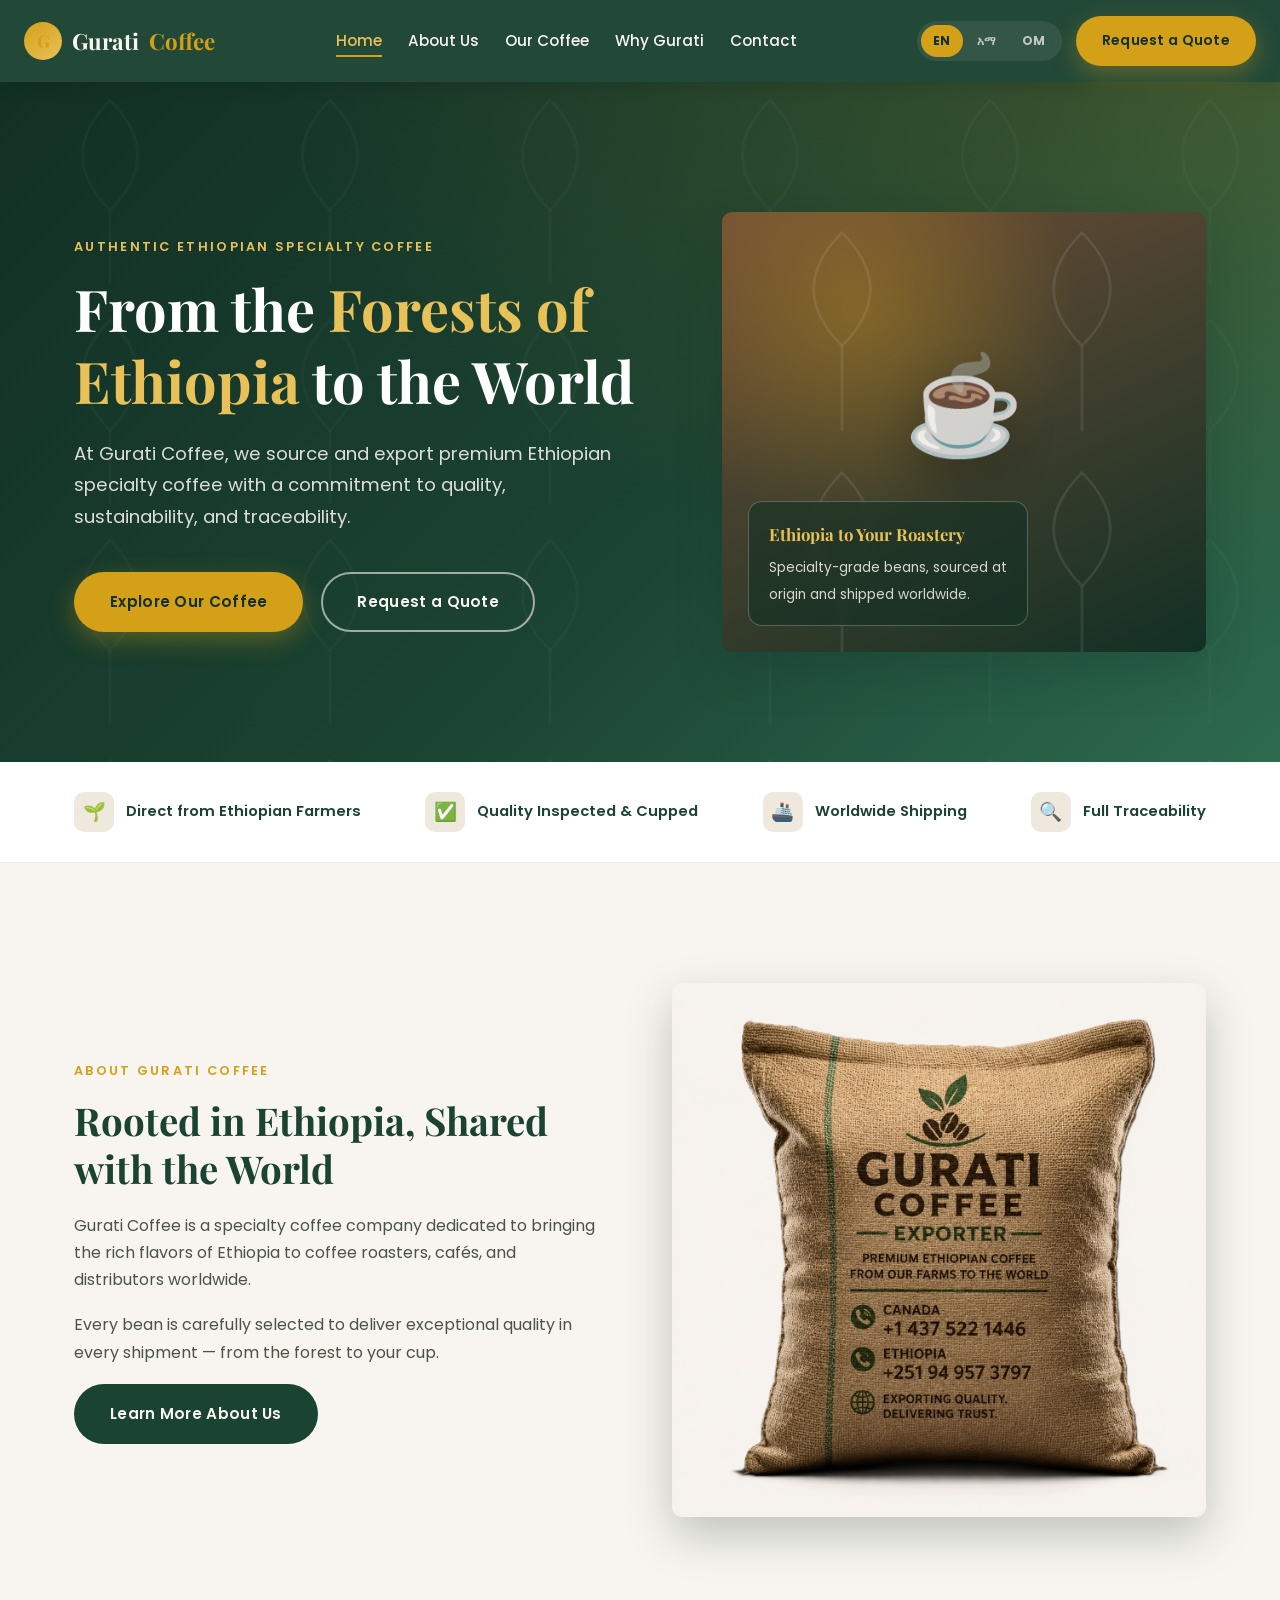
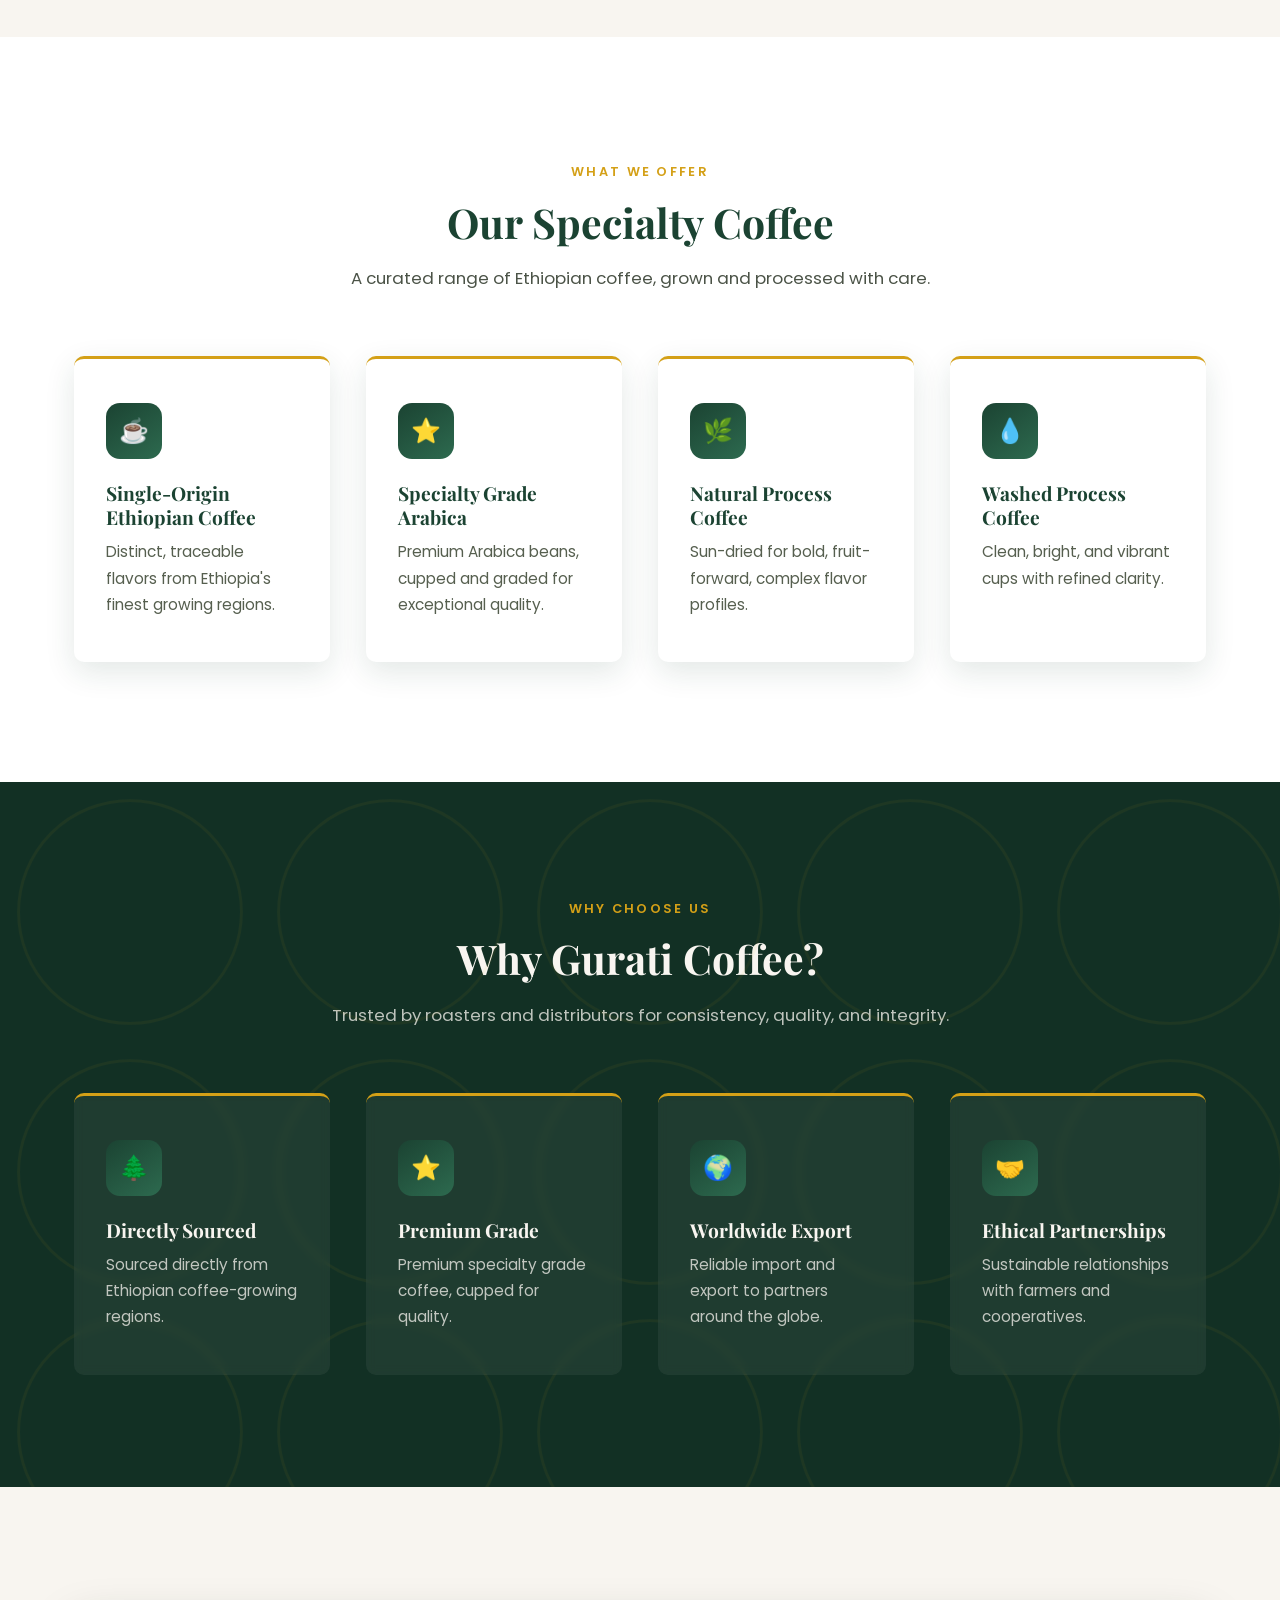
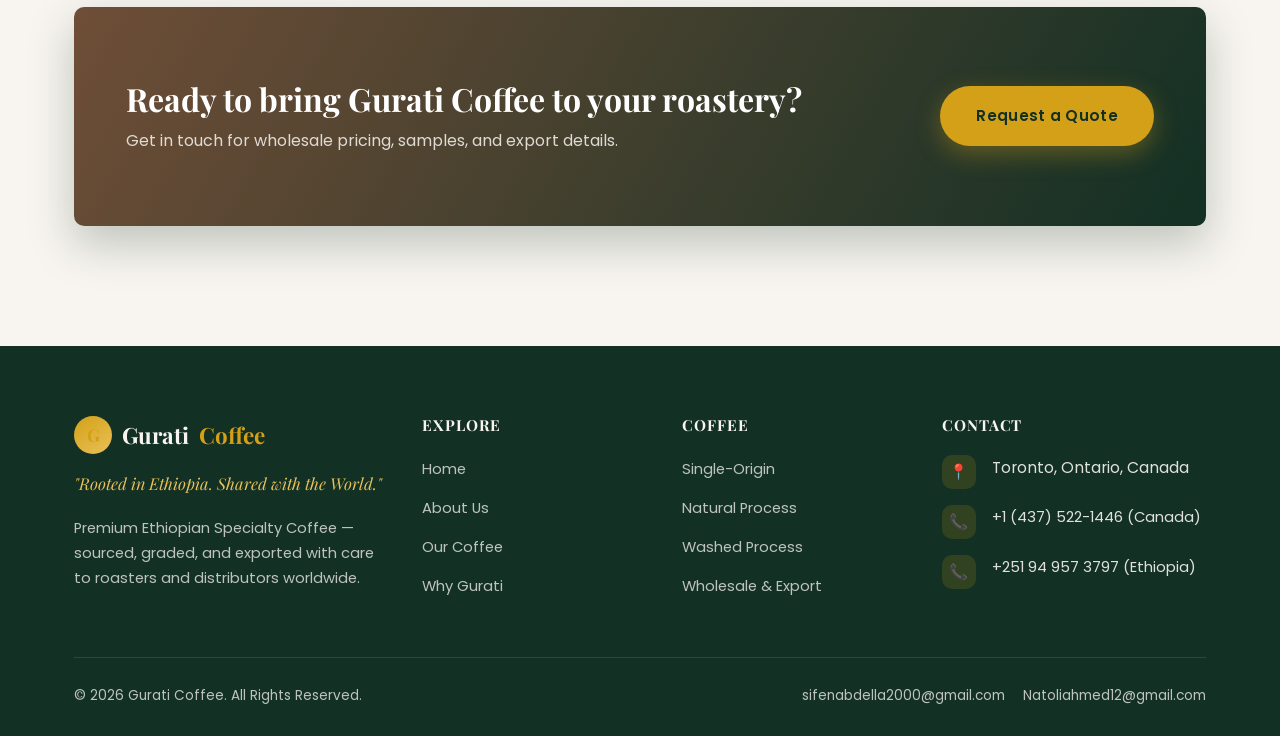
<file: index.html>
<!DOCTYPE html>
<html lang="en">
<head>
<meta charset="UTF-8">
<meta name="viewport" content="width=device-width, initial-scale=1.0">
<title>Gurati Coffee | Premium Ethiopian Specialty Coffee</title>
<meta name="description" content="Gurati Coffee sources and exports premium Ethiopian specialty coffee to roasters, cafés, and distributors worldwide.">
<link rel="preconnect" href="https://fonts.googleapis.com">
<link rel="stylesheet" href="css/style.css">
</head>
<body>

<header class="site-header">
  <nav class="nav">
    <a href="index.html" class="logo">
      <span class="logo-mark">G</span>
      Gurati <span>Coffee</span>
    </a>
    <ul class="nav-links">
      <li><a href="index.html" class="active" data-i18n="nav.home">Home</a></li>
      <li><a href="about.html" data-i18n="nav.about">About Us</a></li>
      <li><a href="coffee.html" data-i18n="nav.coffee">Our Coffee</a></li>
      <li><a href="why-us.html" data-i18n="nav.why">Why Gurati</a></li>
      <li><a href="contact.html" data-i18n="nav.contact">Contact</a></li>
    </ul>
    <div class="nav-cta">
      <div class="lang-switcher" role="group" aria-label="Language">
        <button type="button" data-lang="en" class="active">EN</button>
        <button type="button" data-lang="am">አማ</button>
        <button type="button" data-lang="om">OM</button>
      </div>
      <a href="contact.html" class="btn btn-primary" data-i18n="common.requestQuote">Request a Quote</a>
      <button class="nav-toggle" aria-label="Toggle menu">
        <span></span><span></span><span></span>
      </button>
    </div>
  </nav>
</header>

<section class="hero">
  <div class="container hero-split">
    <div class="hero-inner">
      <span class="eyebrow" data-i18n="home.eyebrow">Authentic Ethiopian Specialty Coffee</span>
      <h1 data-i18n="home.heroTitle" data-i18n-html>From the <em>Forests of Ethiopia</em> to the World</h1>
      <p data-i18n="home.heroDesc">At Gurati Coffee, we source and export premium Ethiopian specialty coffee with a commitment to quality, sustainability, and traceability.</p>
      <div class="hero-actions">
        <a href="coffee.html" class="btn btn-primary" data-i18n="home.exploreCoffee">Explore Our Coffee</a>
        <a href="contact.html" class="btn btn-outline" data-i18n="common.requestQuote">Request a Quote</a>
      </div>
    </div>
    <div class="hero-visual">
      <span class="visual-mark">☕</span>
      <div class="hero-visual-badge">
        <strong data-i18n="home.visualBadgeTitle">Ethiopia to Your Roastery</strong>
        <span data-i18n="home.visualBadgeDesc">Specialty-grade beans, sourced at origin and shipped worldwide.</span>
      </div>
    </div>
  </div>
</section>

<section class="trust-bar">
  <div class="container trust-bar-inner">
    <div class="trust-item"><span class="trust-icon">🌱</span><span data-i18n="trust.direct">Direct from Ethiopian Farmers</span></div>
    <div class="trust-item"><span class="trust-icon">✅</span><span data-i18n="trust.inspected">Quality Inspected & Cupped</span></div>
    <div class="trust-item"><span class="trust-icon">🚢</span><span data-i18n="trust.shipping">Worldwide Shipping</span></div>
    <div class="trust-item"><span class="trust-icon">🔍</span><span data-i18n="trust.traceability">Full Traceability</span></div>
  </div>
</section>

<section class="section">
  <div class="container">
    <div class="split">
      <div>
        <span class="eyebrow" data-i18n="home.aboutEyebrow">About Gurati Coffee</span>
        <h2 data-i18n="home.aboutTitle">Rooted in Ethiopia, Shared with the World</h2>
        <p data-i18n="home.aboutP1">Gurati Coffee is a specialty coffee company dedicated to bringing the rich flavors of Ethiopia to coffee roasters, cafés, and distributors worldwide.</p>
        <p data-i18n="home.aboutP2">Every bean is carefully selected to deliver exceptional quality in every shipment — from the forest to your cup.</p>
        <a href="about.html" class="btn btn-dark" data-i18n="home.learnMore">Learn More About Us</a>
      </div>
      <div class="split-media has-photo">
        <img src="images/GUATI.jpeg" alt="Gurati Coffee export bag — premium Ethiopian coffee" loading="lazy">
      </div>
    </div>
  </div>
</section>

<section class="section section-alt">
  <div class="container">
    <div class="section-header">
      <span class="eyebrow" data-i18n="home.offerEyebrow">What We Offer</span>
      <h2 data-i18n="home.offerTitle">Our Specialty Coffee</h2>
      <p data-i18n="home.offerDesc">A curated range of Ethiopian coffee, grown and processed with care.</p>
    </div>
    <div class="grid grid-4">
      <div class="card">
        <div class="card-icon">☕</div>
        <h3 data-i18n="home.card1Title">Single-Origin Ethiopian Coffee</h3>
        <p data-i18n="home.card1Desc">Distinct, traceable flavors from Ethiopia's finest growing regions.</p>
      </div>
      <div class="card">
        <div class="card-icon">⭐</div>
        <h3 data-i18n="home.card2Title">Specialty Grade Arabica</h3>
        <p data-i18n="home.card2Desc">Premium Arabica beans, cupped and graded for exceptional quality.</p>
      </div>
      <div class="card">
        <div class="card-icon">🌿</div>
        <h3 data-i18n="home.card3Title">Natural Process Coffee</h3>
        <p data-i18n="home.card3Desc">Sun-dried for bold, fruit-forward, complex flavor profiles.</p>
      </div>
      <div class="card">
        <div class="card-icon">💧</div>
        <h3 data-i18n="home.card4Title">Washed Process Coffee</h3>
        <p data-i18n="home.card4Desc">Clean, bright, and vibrant cups with refined clarity.</p>
      </div>
    </div>
  </div>
</section>

<section class="why-band">
  <div class="container">
    <div class="section-header">
      <span class="eyebrow" data-i18n="why.eyebrow">Why Choose Us</span>
      <h2 data-i18n="why.title">Why Gurati Coffee?</h2>
      <p data-i18n="why.desc">Trusted by roasters and distributors for consistency, quality, and integrity.</p>
    </div>
    <div class="grid grid-4">
      <div class="card">
        <div class="card-icon">🌲</div>
        <h3 data-i18n="why.card1Title">Directly Sourced</h3>
        <p data-i18n="why.card1Desc">Sourced directly from Ethiopian coffee-growing regions.</p>
      </div>
      <div class="card">
        <div class="card-icon">⭐</div>
        <h3 data-i18n="why.card2Title">Premium Grade</h3>
        <p data-i18n="why.card2Desc">Premium specialty grade coffee, cupped for quality.</p>
      </div>
      <div class="card">
        <div class="card-icon">🌍</div>
        <h3 data-i18n="why.card3Title">Worldwide Export</h3>
        <p data-i18n="why.card3Desc">Reliable import and export to partners around the globe.</p>
      </div>
      <div class="card">
        <div class="card-icon">🤝</div>
        <h3 data-i18n="why.card4Title">Ethical Partnerships</h3>
        <p data-i18n="why.card4Desc">Sustainable relationships with farmers and cooperatives.</p>
      </div>
    </div>
  </div>
</section>

<section class="section">
  <div class="container">
    <div class="cta-band">
      <div>
        <h2 data-i18n="home.ctaTitle">Ready to bring Gurati Coffee to your roastery?</h2>
        <p data-i18n="home.ctaDesc">Get in touch for wholesale pricing, samples, and export details.</p>
      </div>
      <a href="contact.html" class="btn btn-primary" data-i18n="common.requestQuote">Request a Quote</a>
    </div>
  </div>
</section>

<footer class="site-footer">
  <div class="container">
    <div class="footer-grid">
      <div class="footer-brand">
        <a href="index.html" class="logo">
          <span class="logo-mark">G</span>
          Gurati <span>Coffee</span>
        </a>
        <p class="footer-tagline" data-i18n="footer.tagline">"Rooted in Ethiopia. Shared with the World."</p>
        <p class="footer-desc" data-i18n="footer.desc">Premium Ethiopian Specialty Coffee — sourced, graded, and exported with care to roasters and distributors worldwide.</p>
      </div>
      <div class="footer-col">
        <h4 data-i18n="footer.explore">Explore</h4>
        <ul>
          <li><a href="index.html" data-i18n="nav.home">Home</a></li>
          <li><a href="about.html" data-i18n="nav.about">About Us</a></li>
          <li><a href="coffee.html" data-i18n="nav.coffee">Our Coffee</a></li>
          <li><a href="why-us.html" data-i18n="nav.why">Why Gurati</a></li>
        </ul>
      </div>
      <div class="footer-col">
        <h4 data-i18n="footer.coffeeCol">Coffee</h4>
        <ul>
          <li><a href="coffee.html" data-i18n="footer.singleOrigin">Single-Origin</a></li>
          <li><a href="coffee.html" data-i18n="footer.natural">Natural Process</a></li>
          <li><a href="coffee.html" data-i18n="footer.washed">Washed Process</a></li>
          <li><a href="coffee.html" data-i18n="footer.wholesale">Wholesale &amp; Export</a></li>
        </ul>
      </div>
      <div class="footer-col">
        <h4 data-i18n="footer.contactCol">Contact</h4>
        <div class="contact-item">
          <span class="icon">📍</span>
          <p data-i18n="footer.location">Toronto, Ontario, Canada</p>
        </div>
        <div class="contact-item">
          <span class="icon">📞</span>
          <a href="tel:+14375221446">+1 (437) 522-1446 (Canada)</a>
        </div>
        <div class="contact-item">
          <span class="icon">📞</span>
          <a href="tel:+251949573797">+251 94 957 3797 (Ethiopia)</a>
        </div>
      </div>
    </div>
    <div class="footer-bottom">
      <p data-i18n="footer.copyright">© 2026 Gurati Coffee. All Rights Reserved.</p>
      <div class="emails">
        <a href="mailto:sifenabdella2000@gmail.com">sifenabdella2000@gmail.com</a>
        <a href="mailto:Natoliahmed12@gmail.com">Natoliahmed12@gmail.com</a>
      </div>
    </div>
  </div>
</footer>

<script src="js/i18n.js"></script>
<script src="js/main.js"></script>
</body>
</html>
</file>
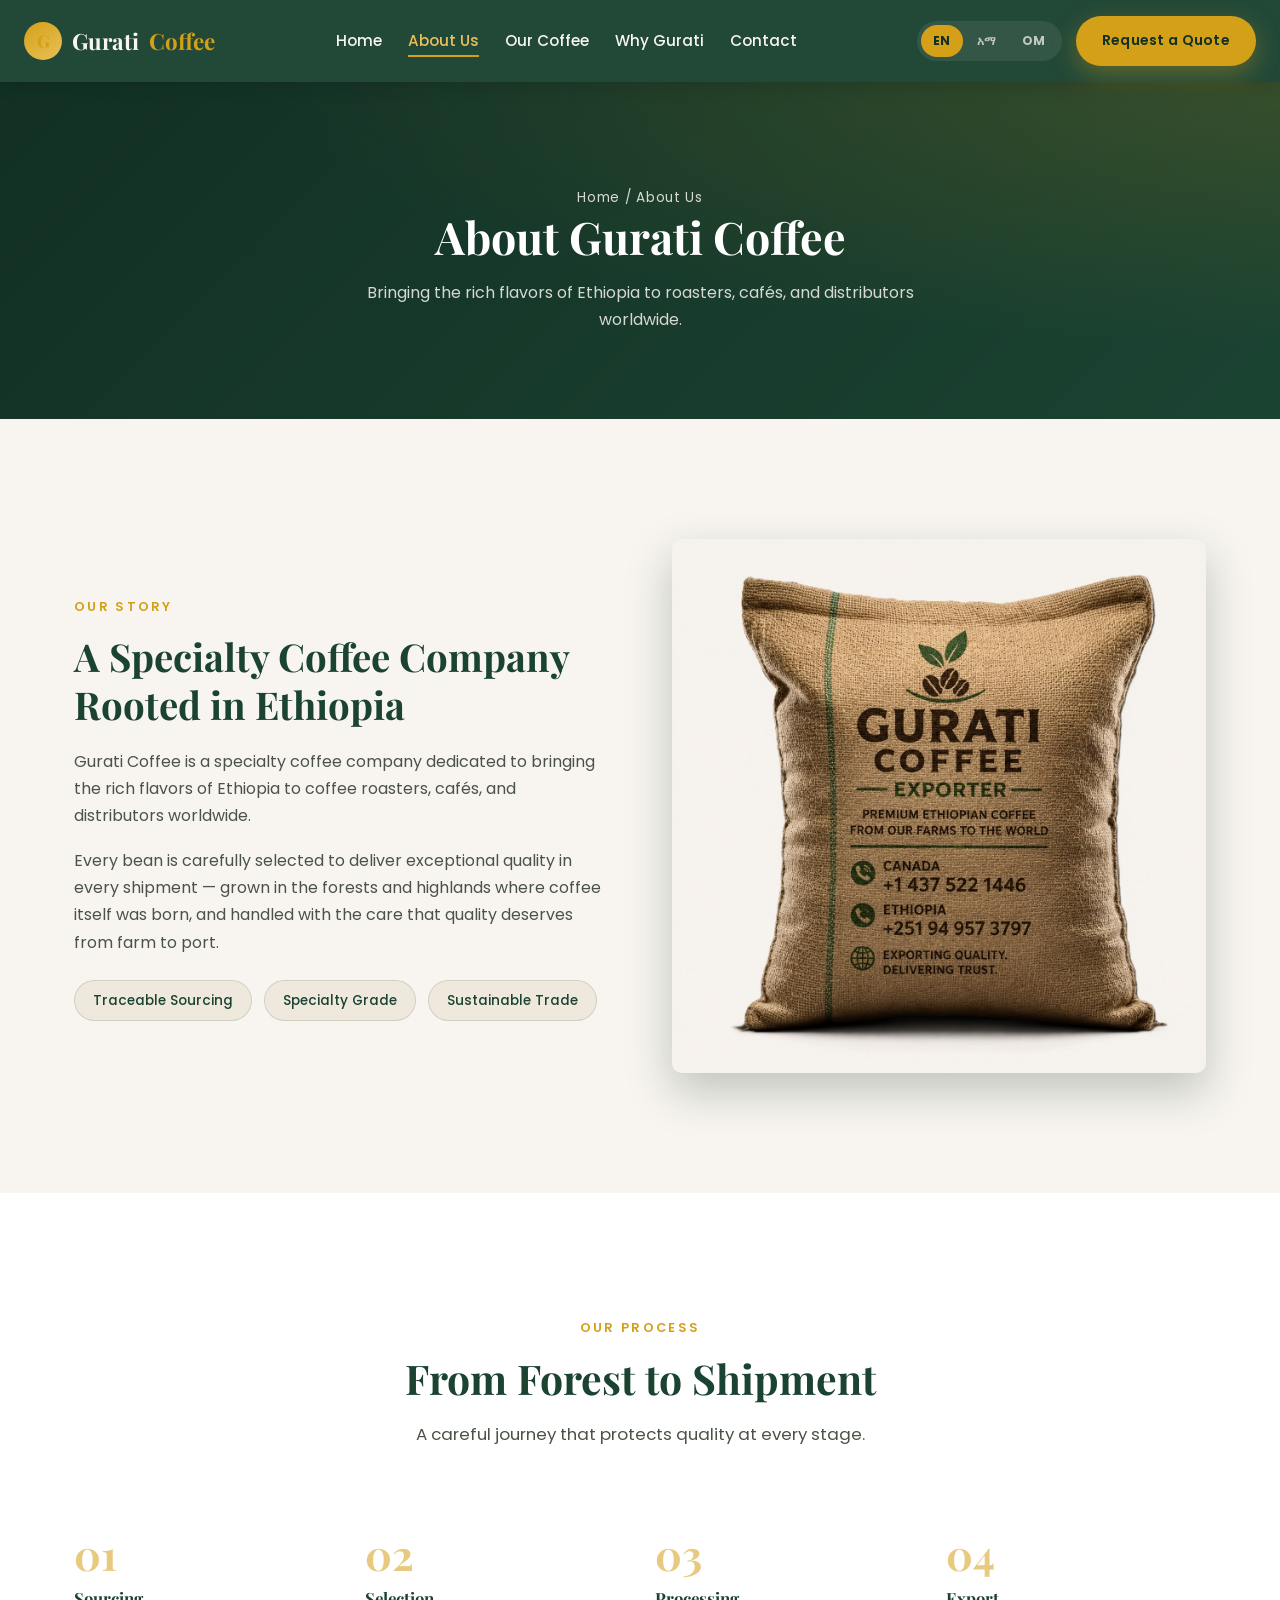
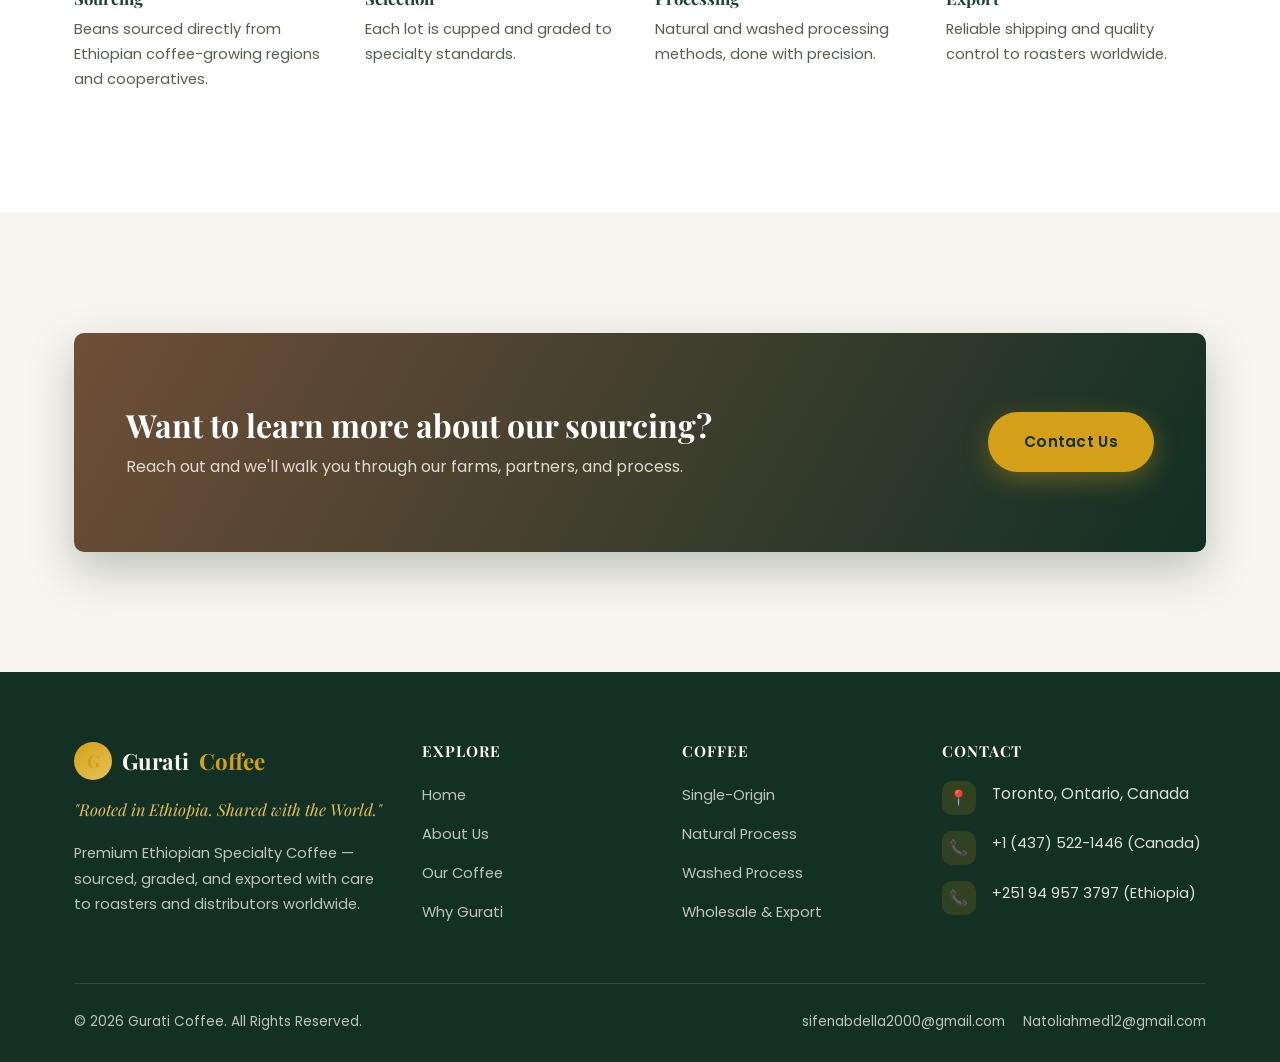
<file: about.html>
<!DOCTYPE html>
<html lang="en">
<head>
<meta charset="UTF-8">
<meta name="viewport" content="width=device-width, initial-scale=1.0">
<title>About Us | Gurati Coffee</title>
<meta name="description" content="Gurati Coffee is a specialty coffee company dedicated to bringing the rich flavors of Ethiopia to roasters, cafés, and distributors worldwide.">
<link rel="preconnect" href="https://fonts.googleapis.com">
<link rel="stylesheet" href="css/style.css">
</head>
<body>

<header class="site-header">
  <nav class="nav">
    <a href="index.html" class="logo">
      <span class="logo-mark">G</span>
      Gurati <span>Coffee</span>
    </a>
    <ul class="nav-links">
      <li><a href="index.html" data-i18n="nav.home">Home</a></li>
      <li><a href="about.html" class="active" data-i18n="nav.about">About Us</a></li>
      <li><a href="coffee.html" data-i18n="nav.coffee">Our Coffee</a></li>
      <li><a href="why-us.html" data-i18n="nav.why">Why Gurati</a></li>
      <li><a href="contact.html" data-i18n="nav.contact">Contact</a></li>
    </ul>
    <div class="nav-cta">
      <div class="lang-switcher" role="group" aria-label="Language">
        <button type="button" data-lang="en" class="active">EN</button>
        <button type="button" data-lang="am">አማ</button>
        <button type="button" data-lang="om">OM</button>
      </div>
      <a href="contact.html" class="btn btn-primary" data-i18n="common.requestQuote">Request a Quote</a>
      <button class="nav-toggle" aria-label="Toggle menu">
        <span></span><span></span><span></span>
      </button>
    </div>
  </nav>
</header>

<section class="page-hero">
  <div class="container">
    <p class="breadcrumb" data-i18n="about.breadcrumb">Home / About Us</p>
    <h1 data-i18n="about.title">About Gurati Coffee</h1>
    <p data-i18n="about.subtitle">Bringing the rich flavors of Ethiopia to roasters, cafés, and distributors worldwide.</p>
  </div>
</section>

<section class="section">
  <div class="container">
    <div class="split">
      <div>
        <span class="eyebrow" data-i18n="about.storyEyebrow">Our Story</span>
        <h2 data-i18n="about.storyTitle">A Specialty Coffee Company Rooted in Ethiopia</h2>
        <p data-i18n="about.storyP1">Gurati Coffee is a specialty coffee company dedicated to bringing the rich flavors of Ethiopia to coffee roasters, cafés, and distributors worldwide.</p>
        <p data-i18n="about.storyP2">Every bean is carefully selected to deliver exceptional quality in every shipment — grown in the forests and highlands where coffee itself was born, and handled with the care that quality deserves from farm to port.</p>
        <div class="tag-row">
          <span class="tag" data-i18n="about.tag1">Traceable Sourcing</span>
          <span class="tag" data-i18n="about.tag2">Specialty Grade</span>
          <span class="tag" data-i18n="about.tag3">Sustainable Trade</span>
        </div>
      </div>
      <div class="split-media has-photo">
        <img src="images/GUATI.jpeg" alt="Gurati Coffee export bag — premium Ethiopian coffee" loading="lazy">
      </div>
    </div>
  </div>
</section>

<section class="section section-alt">
  <div class="container">
    <div class="section-header">
      <span class="eyebrow" data-i18n="about.processEyebrow">Our Process</span>
      <h2 data-i18n="about.processTitle">From Forest to Shipment</h2>
      <p data-i18n="about.processDesc">A careful journey that protects quality at every stage.</p>
    </div>
    <div class="steps">
      <div class="step">
        <div class="step-number">01</div>
        <h3 data-i18n="about.step1Title">Sourcing</h3>
        <p data-i18n="about.step1Desc">Beans sourced directly from Ethiopian coffee-growing regions and cooperatives.</p>
      </div>
      <div class="step">
        <div class="step-number">02</div>
        <h3 data-i18n="about.step2Title">Selection</h3>
        <p data-i18n="about.step2Desc">Each lot is cupped and graded to specialty standards.</p>
      </div>
      <div class="step">
        <div class="step-number">03</div>
        <h3 data-i18n="about.step3Title">Processing</h3>
        <p data-i18n="about.step3Desc">Natural and washed processing methods, done with precision.</p>
      </div>
      <div class="step">
        <div class="step-number">04</div>
        <h3 data-i18n="about.step4Title">Export</h3>
        <p data-i18n="about.step4Desc">Reliable shipping and quality control to roasters worldwide.</p>
      </div>
    </div>
  </div>
</section>

<section class="section">
  <div class="container">
    <div class="cta-band">
      <div>
        <h2 data-i18n="about.ctaTitle">Want to learn more about our sourcing?</h2>
        <p data-i18n="about.ctaDesc">Reach out and we'll walk you through our farms, partners, and process.</p>
      </div>
      <a href="contact.html" class="btn btn-primary" data-i18n="common.contactUs">Contact Us</a>
    </div>
  </div>
</section>

<footer class="site-footer">
  <div class="container">
    <div class="footer-grid">
      <div class="footer-brand">
        <a href="index.html" class="logo">
          <span class="logo-mark">G</span>
          Gurati <span>Coffee</span>
        </a>
        <p class="footer-tagline" data-i18n="footer.tagline">"Rooted in Ethiopia. Shared with the World."</p>
        <p class="footer-desc" data-i18n="footer.desc">Premium Ethiopian Specialty Coffee — sourced, graded, and exported with care to roasters and distributors worldwide.</p>
      </div>
      <div class="footer-col">
        <h4 data-i18n="footer.explore">Explore</h4>
        <ul>
          <li><a href="index.html" data-i18n="nav.home">Home</a></li>
          <li><a href="about.html" data-i18n="nav.about">About Us</a></li>
          <li><a href="coffee.html" data-i18n="nav.coffee">Our Coffee</a></li>
          <li><a href="why-us.html" data-i18n="nav.why">Why Gurati</a></li>
        </ul>
      </div>
      <div class="footer-col">
        <h4 data-i18n="footer.coffeeCol">Coffee</h4>
        <ul>
          <li><a href="coffee.html" data-i18n="footer.singleOrigin">Single-Origin</a></li>
          <li><a href="coffee.html" data-i18n="footer.natural">Natural Process</a></li>
          <li><a href="coffee.html" data-i18n="footer.washed">Washed Process</a></li>
          <li><a href="coffee.html" data-i18n="footer.wholesale">Wholesale &amp; Export</a></li>
        </ul>
      </div>
      <div class="footer-col">
        <h4 data-i18n="footer.contactCol">Contact</h4>
        <div class="contact-item">
          <span class="icon">📍</span>
          <p data-i18n="footer.location">Toronto, Ontario, Canada</p>
        </div>
        <div class="contact-item">
          <span class="icon">📞</span>
          <a href="tel:+14375221446">+1 (437) 522-1446 (Canada)</a>
        </div>
        <div class="contact-item">
          <span class="icon">📞</span>
          <a href="tel:+251949573797">+251 94 957 3797 (Ethiopia)</a>
        </div>
      </div>
    </div>
    <div class="footer-bottom">
      <p data-i18n="footer.copyright">© 2026 Gurati Coffee. All Rights Reserved.</p>
      <div class="emails">
        <a href="mailto:sifenabdella2000@gmail.com">sifenabdella2000@gmail.com</a>
        <a href="mailto:Natoliahmed12@gmail.com">Natoliahmed12@gmail.com</a>
      </div>
    </div>
  </div>
</footer>

<script src="js/i18n.js"></script>
<script src="js/main.js"></script>
</body>
</html>
</file>
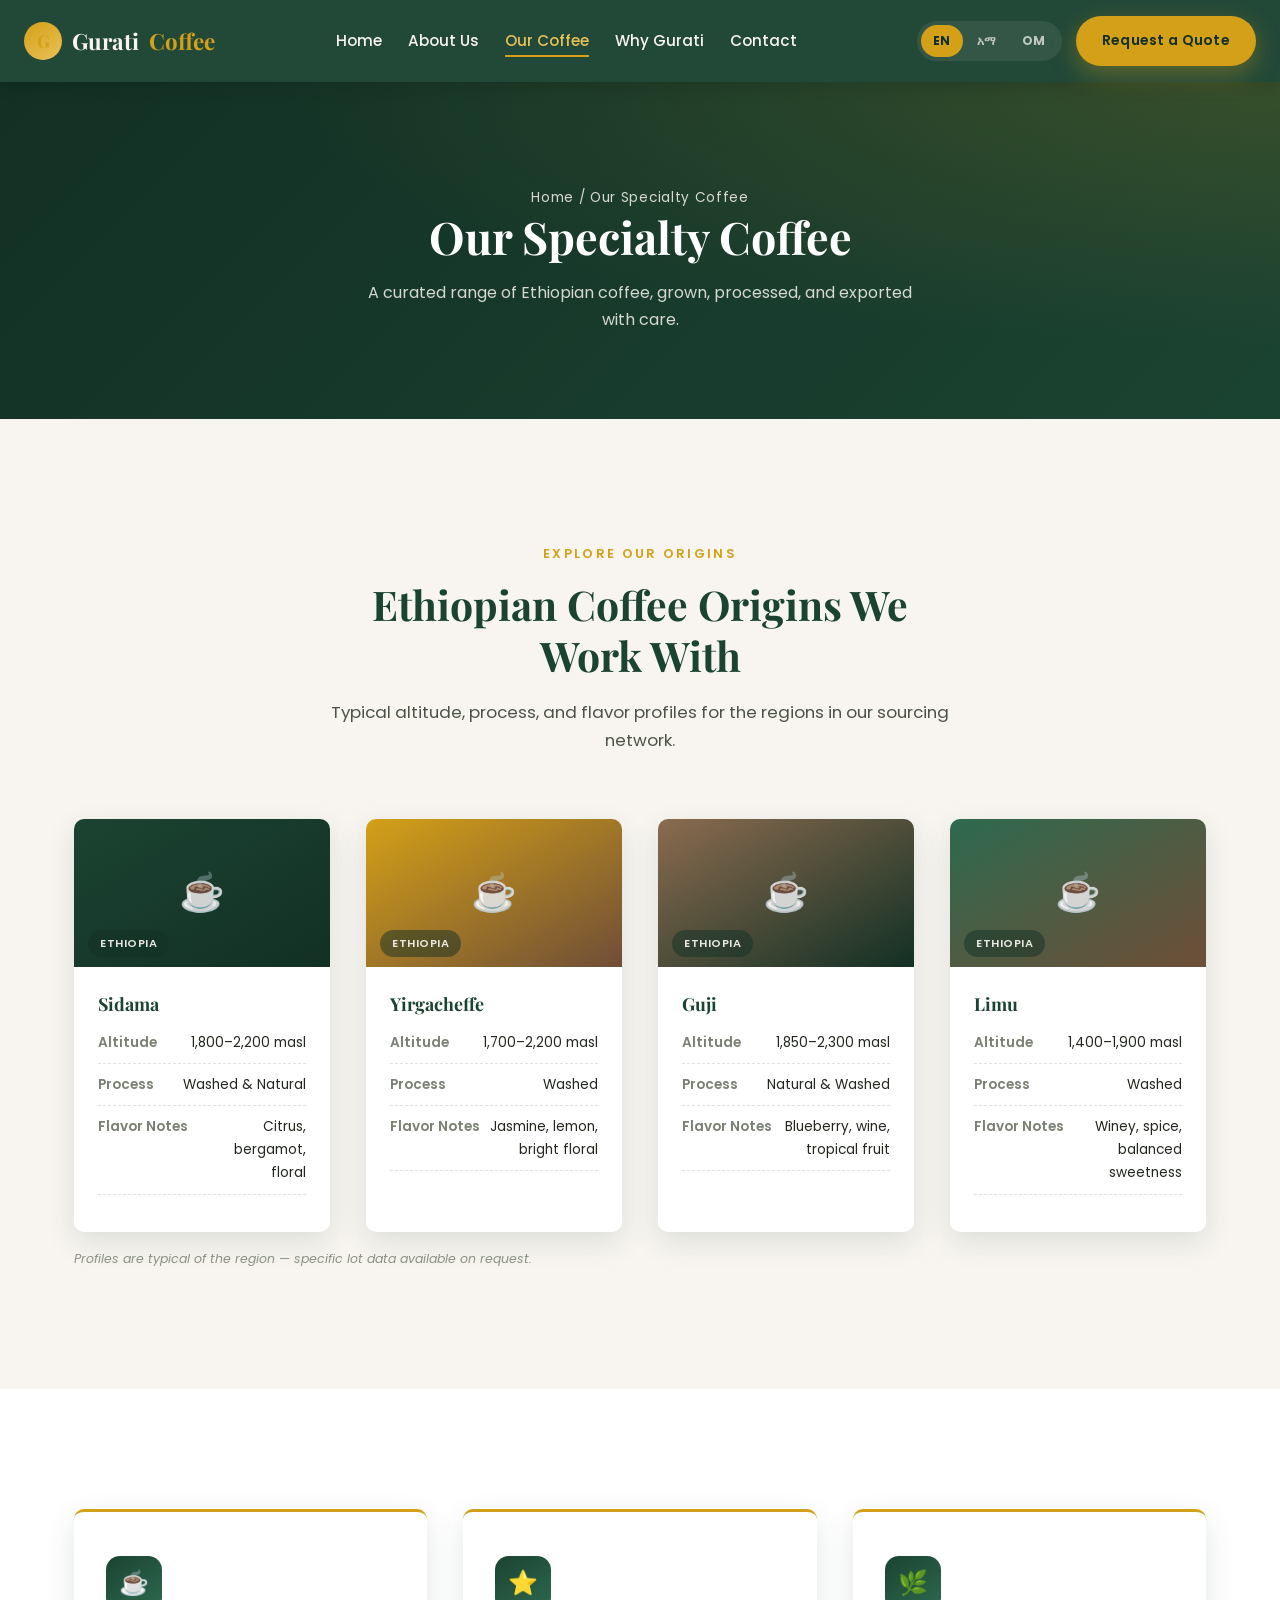
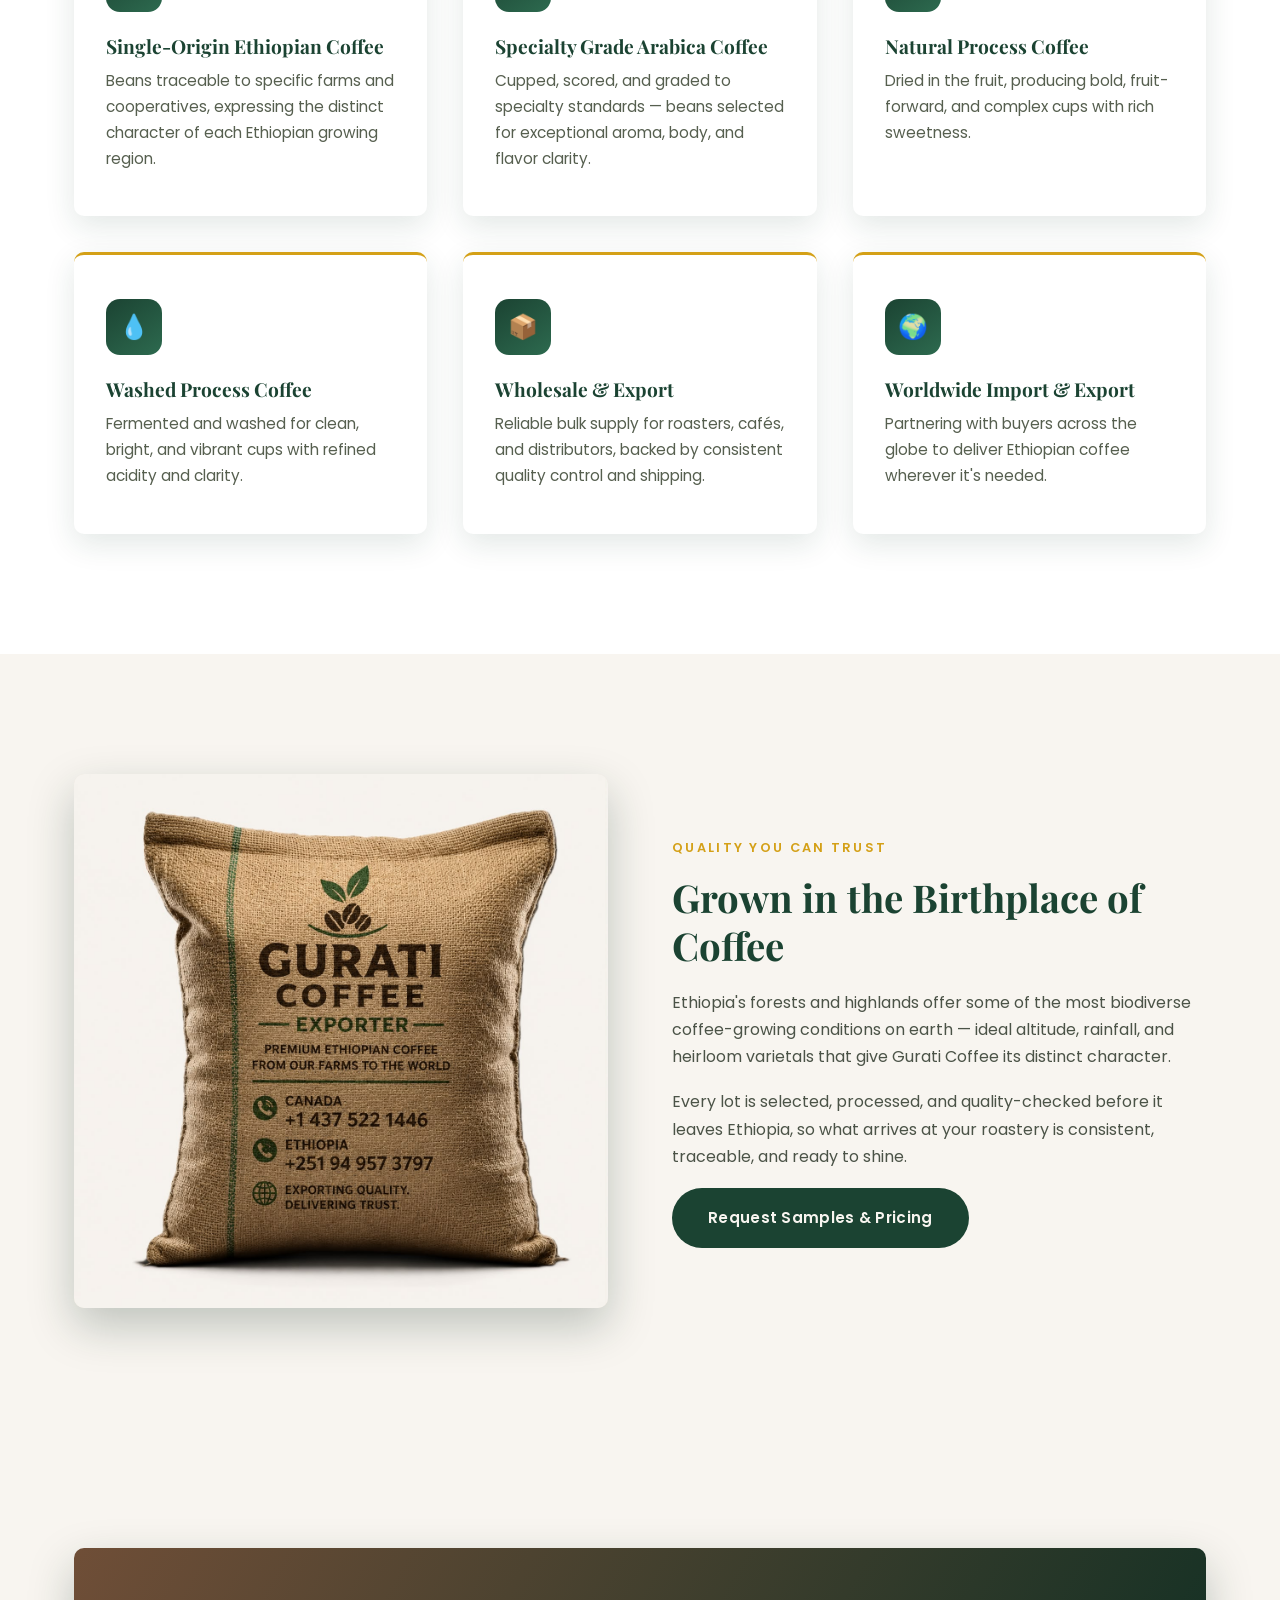
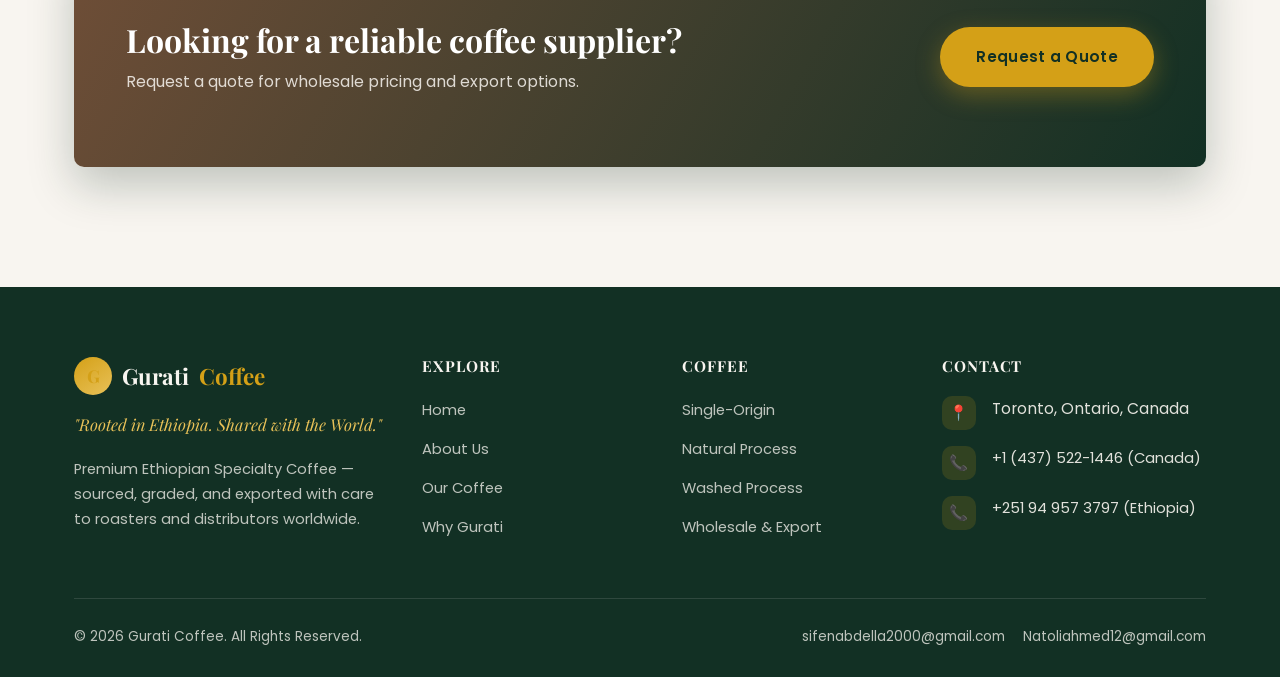
<file: coffee.html>
<!DOCTYPE html>
<html lang="en">
<head>
<meta charset="UTF-8">
<meta name="viewport" content="width=device-width, initial-scale=1.0">
<title>Our Specialty Coffee | Gurati Coffee</title>
<meta name="description" content="Explore Gurati Coffee's range: single-origin Ethiopian coffee, specialty grade Arabica, natural and washed process, and wholesale export.">
<link rel="preconnect" href="https://fonts.googleapis.com">
<link rel="stylesheet" href="css/style.css">
</head>
<body>

<header class="site-header">
  <nav class="nav">
    <a href="index.html" class="logo">
      <span class="logo-mark">G</span>
      Gurati <span>Coffee</span>
    </a>
    <ul class="nav-links">
      <li><a href="index.html" data-i18n="nav.home">Home</a></li>
      <li><a href="about.html" data-i18n="nav.about">About Us</a></li>
      <li><a href="coffee.html" class="active" data-i18n="nav.coffee">Our Coffee</a></li>
      <li><a href="why-us.html" data-i18n="nav.why">Why Gurati</a></li>
      <li><a href="contact.html" data-i18n="nav.contact">Contact</a></li>
    </ul>
    <div class="nav-cta">
      <div class="lang-switcher" role="group" aria-label="Language">
        <button type="button" data-lang="en" class="active">EN</button>
        <button type="button" data-lang="am">አማ</button>
        <button type="button" data-lang="om">OM</button>
      </div>
      <a href="contact.html" class="btn btn-primary" data-i18n="common.requestQuote">Request a Quote</a>
      <button class="nav-toggle" aria-label="Toggle menu">
        <span></span><span></span><span></span>
      </button>
    </div>
  </nav>
</header>

<section class="page-hero">
  <div class="container">
    <p class="breadcrumb" data-i18n="coffee.breadcrumb">Home / Our Specialty Coffee</p>
    <h1 data-i18n="coffee.title">Our Specialty Coffee</h1>
    <p data-i18n="coffee.subtitle">A curated range of Ethiopian coffee, grown, processed, and exported with care.</p>
  </div>
</section>

<section class="section">
  <div class="container">
    <div class="section-header">
      <span class="eyebrow" data-i18n="coffee.originsEyebrow">Explore Our Origins</span>
      <h2 data-i18n="coffee.originsTitle">Ethiopian Coffee Origins We Work With</h2>
      <p data-i18n="coffee.originsDesc">Typical altitude, process, and flavor profiles for the regions in our sourcing network.</p>
    </div>
    <div class="grid grid-4 origin-grid">
      <div class="origin-card">
        <div class="origin-photo sidama">
          ☕
          <span class="region-tag" data-i18n="coffee.regionTag">Ethiopia</span>
        </div>
        <div class="origin-body">
          <h3 data-i18n="coffee.sidama">Sidama</h3>
          <div class="origin-meta-row"><span class="label" data-i18n="coffee.altitude">Altitude</span><span class="value" data-i18n="coffee.sidamaAlt">1,800–2,200 masl</span></div>
          <div class="origin-meta-row"><span class="label" data-i18n="coffee.process">Process</span><span class="value" data-i18n="coffee.sidamaProcess">Washed & Natural</span></div>
          <div class="origin-meta-row"><span class="label" data-i18n="coffee.flavor">Flavor Notes</span><span class="value" data-i18n="coffee.sidamaFlavor">Citrus, bergamot, floral</span></div>
        </div>
      </div>
      <div class="origin-card">
        <div class="origin-photo yirgacheffe">
          ☕
          <span class="region-tag" data-i18n="coffee.regionTag">Ethiopia</span>
        </div>
        <div class="origin-body">
          <h3 data-i18n="coffee.yirgacheffe">Yirgacheffe</h3>
          <div class="origin-meta-row"><span class="label" data-i18n="coffee.altitude">Altitude</span><span class="value" data-i18n="coffee.yirgacheffeAlt">1,700–2,200 masl</span></div>
          <div class="origin-meta-row"><span class="label" data-i18n="coffee.process">Process</span><span class="value" data-i18n="coffee.yirgacheffeProcess">Washed</span></div>
          <div class="origin-meta-row"><span class="label" data-i18n="coffee.flavor">Flavor Notes</span><span class="value" data-i18n="coffee.yirgacheffeFlavor">Jasmine, lemon, bright floral</span></div>
        </div>
      </div>
      <div class="origin-card">
        <div class="origin-photo guji">
          ☕
          <span class="region-tag" data-i18n="coffee.regionTag">Ethiopia</span>
        </div>
        <div class="origin-body">
          <h3 data-i18n="coffee.guji">Guji</h3>
          <div class="origin-meta-row"><span class="label" data-i18n="coffee.altitude">Altitude</span><span class="value" data-i18n="coffee.gujiAlt">1,850–2,300 masl</span></div>
          <div class="origin-meta-row"><span class="label" data-i18n="coffee.process">Process</span><span class="value" data-i18n="coffee.gujiProcess">Natural & Washed</span></div>
          <div class="origin-meta-row"><span class="label" data-i18n="coffee.flavor">Flavor Notes</span><span class="value" data-i18n="coffee.gujiFlavor">Blueberry, wine, tropical fruit</span></div>
        </div>
      </div>
      <div class="origin-card">
        <div class="origin-photo limu">
          ☕
          <span class="region-tag" data-i18n="coffee.regionTag">Ethiopia</span>
        </div>
        <div class="origin-body">
          <h3 data-i18n="coffee.limu">Limu</h3>
          <div class="origin-meta-row"><span class="label" data-i18n="coffee.altitude">Altitude</span><span class="value" data-i18n="coffee.limuAlt">1,400–1,900 masl</span></div>
          <div class="origin-meta-row"><span class="label" data-i18n="coffee.process">Process</span><span class="value" data-i18n="coffee.limuProcess">Washed</span></div>
          <div class="origin-meta-row"><span class="label" data-i18n="coffee.flavor">Flavor Notes</span><span class="value" data-i18n="coffee.limuFlavor">Winey, spice, balanced sweetness</span></div>
        </div>
      </div>
    </div>
    <p class="origin-note" data-i18n="coffee.originNote">Profiles are typical of the region — specific lot data available on request.</p>
  </div>
</section>

<section class="section section-alt">
  <div class="container">
    <div class="grid grid-3">
      <div class="card">
        <div class="card-icon">☕</div>
        <h3 data-i18n="coffee.card1Title">Single-Origin Ethiopian Coffee</h3>
        <p data-i18n="coffee.card1Desc">Beans traceable to specific farms and cooperatives, expressing the distinct character of each Ethiopian growing region.</p>
      </div>
      <div class="card">
        <div class="card-icon">⭐</div>
        <h3 data-i18n="coffee.card2Title">Specialty Grade Arabica Coffee</h3>
        <p data-i18n="coffee.card2Desc">Cupped, scored, and graded to specialty standards — beans selected for exceptional aroma, body, and flavor clarity.</p>
      </div>
      <div class="card">
        <div class="card-icon">🌿</div>
        <h3 data-i18n="coffee.card3Title">Natural Process Coffee</h3>
        <p data-i18n="coffee.card3Desc">Dried in the fruit, producing bold, fruit-forward, and complex cups with rich sweetness.</p>
      </div>
      <div class="card">
        <div class="card-icon">💧</div>
        <h3 data-i18n="coffee.card4Title">Washed Process Coffee</h3>
        <p data-i18n="coffee.card4Desc">Fermented and washed for clean, bright, and vibrant cups with refined acidity and clarity.</p>
      </div>
      <div class="card">
        <div class="card-icon">📦</div>
        <h3 data-i18n="coffee.card5Title">Wholesale &amp; Export</h3>
        <p data-i18n="coffee.card5Desc">Reliable bulk supply for roasters, cafés, and distributors, backed by consistent quality control and shipping.</p>
      </div>
      <div class="card">
        <div class="card-icon">🌍</div>
        <h3 data-i18n="coffee.card6Title">Worldwide Import &amp; Export</h3>
        <p data-i18n="coffee.card6Desc">Partnering with buyers across the globe to deliver Ethiopian coffee wherever it's needed.</p>
      </div>
    </div>
  </div>
</section>

<section class="section">
  <div class="container">
    <div class="split">
      <div class="split-media alt has-photo">
        <img src="images/GUATI.jpeg" alt="Gurati Coffee export bag — premium Ethiopian coffee" loading="lazy">
      </div>
      <div>
        <span class="eyebrow" data-i18n="coffee.qualityEyebrow">Quality You Can Trust</span>
        <h2 data-i18n="coffee.qualityTitle">Grown in the Birthplace of Coffee</h2>
        <p data-i18n="coffee.qualityP1">Ethiopia's forests and highlands offer some of the most biodiverse coffee-growing conditions on earth — ideal altitude, rainfall, and heirloom varietals that give Gurati Coffee its distinct character.</p>
        <p data-i18n="coffee.qualityP2">Every lot is selected, processed, and quality-checked before it leaves Ethiopia, so what arrives at your roastery is consistent, traceable, and ready to shine.</p>
        <a href="contact.html" class="btn btn-dark" data-i18n="coffee.requestSamples">Request Samples &amp; Pricing</a>
      </div>
    </div>
  </div>
</section>

<section class="section">
  <div class="container">
    <div class="cta-band">
      <div>
        <h2 data-i18n="coffee.ctaTitle">Looking for a reliable coffee supplier?</h2>
        <p data-i18n="coffee.ctaDesc">Request a quote for wholesale pricing and export options.</p>
      </div>
      <a href="contact.html" class="btn btn-primary" data-i18n="common.requestQuote">Request a Quote</a>
    </div>
  </div>
</section>

<footer class="site-footer">
  <div class="container">
    <div class="footer-grid">
      <div class="footer-brand">
        <a href="index.html" class="logo">
          <span class="logo-mark">G</span>
          Gurati <span>Coffee</span>
        </a>
        <p class="footer-tagline" data-i18n="footer.tagline">"Rooted in Ethiopia. Shared with the World."</p>
        <p class="footer-desc" data-i18n="footer.desc">Premium Ethiopian Specialty Coffee — sourced, graded, and exported with care to roasters and distributors worldwide.</p>
      </div>
      <div class="footer-col">
        <h4 data-i18n="footer.explore">Explore</h4>
        <ul>
          <li><a href="index.html" data-i18n="nav.home">Home</a></li>
          <li><a href="about.html" data-i18n="nav.about">About Us</a></li>
          <li><a href="coffee.html" data-i18n="nav.coffee">Our Coffee</a></li>
          <li><a href="why-us.html" data-i18n="nav.why">Why Gurati</a></li>
        </ul>
      </div>
      <div class="footer-col">
        <h4 data-i18n="footer.coffeeCol">Coffee</h4>
        <ul>
          <li><a href="coffee.html" data-i18n="footer.singleOrigin">Single-Origin</a></li>
          <li><a href="coffee.html" data-i18n="footer.natural">Natural Process</a></li>
          <li><a href="coffee.html" data-i18n="footer.washed">Washed Process</a></li>
          <li><a href="coffee.html" data-i18n="footer.wholesale">Wholesale &amp; Export</a></li>
        </ul>
      </div>
      <div class="footer-col">
        <h4 data-i18n="footer.contactCol">Contact</h4>
        <div class="contact-item">
          <span class="icon">📍</span>
          <p data-i18n="footer.location">Toronto, Ontario, Canada</p>
        </div>
        <div class="contact-item">
          <span class="icon">📞</span>
          <a href="tel:+14375221446">+1 (437) 522-1446 (Canada)</a>
        </div>
        <div class="contact-item">
          <span class="icon">📞</span>
          <a href="tel:+251949573797">+251 94 957 3797 (Ethiopia)</a>
        </div>
      </div>
    </div>
    <div class="footer-bottom">
      <p data-i18n="footer.copyright">© 2026 Gurati Coffee. All Rights Reserved.</p>
      <div class="emails">
        <a href="mailto:sifenabdella2000@gmail.com">sifenabdella2000@gmail.com</a>
        <a href="mailto:Natoliahmed12@gmail.com">Natoliahmed12@gmail.com</a>
      </div>
    </div>
  </div>
</footer>

<script src="js/i18n.js"></script>
<script src="js/main.js"></script>
</body>
</html>
</file>
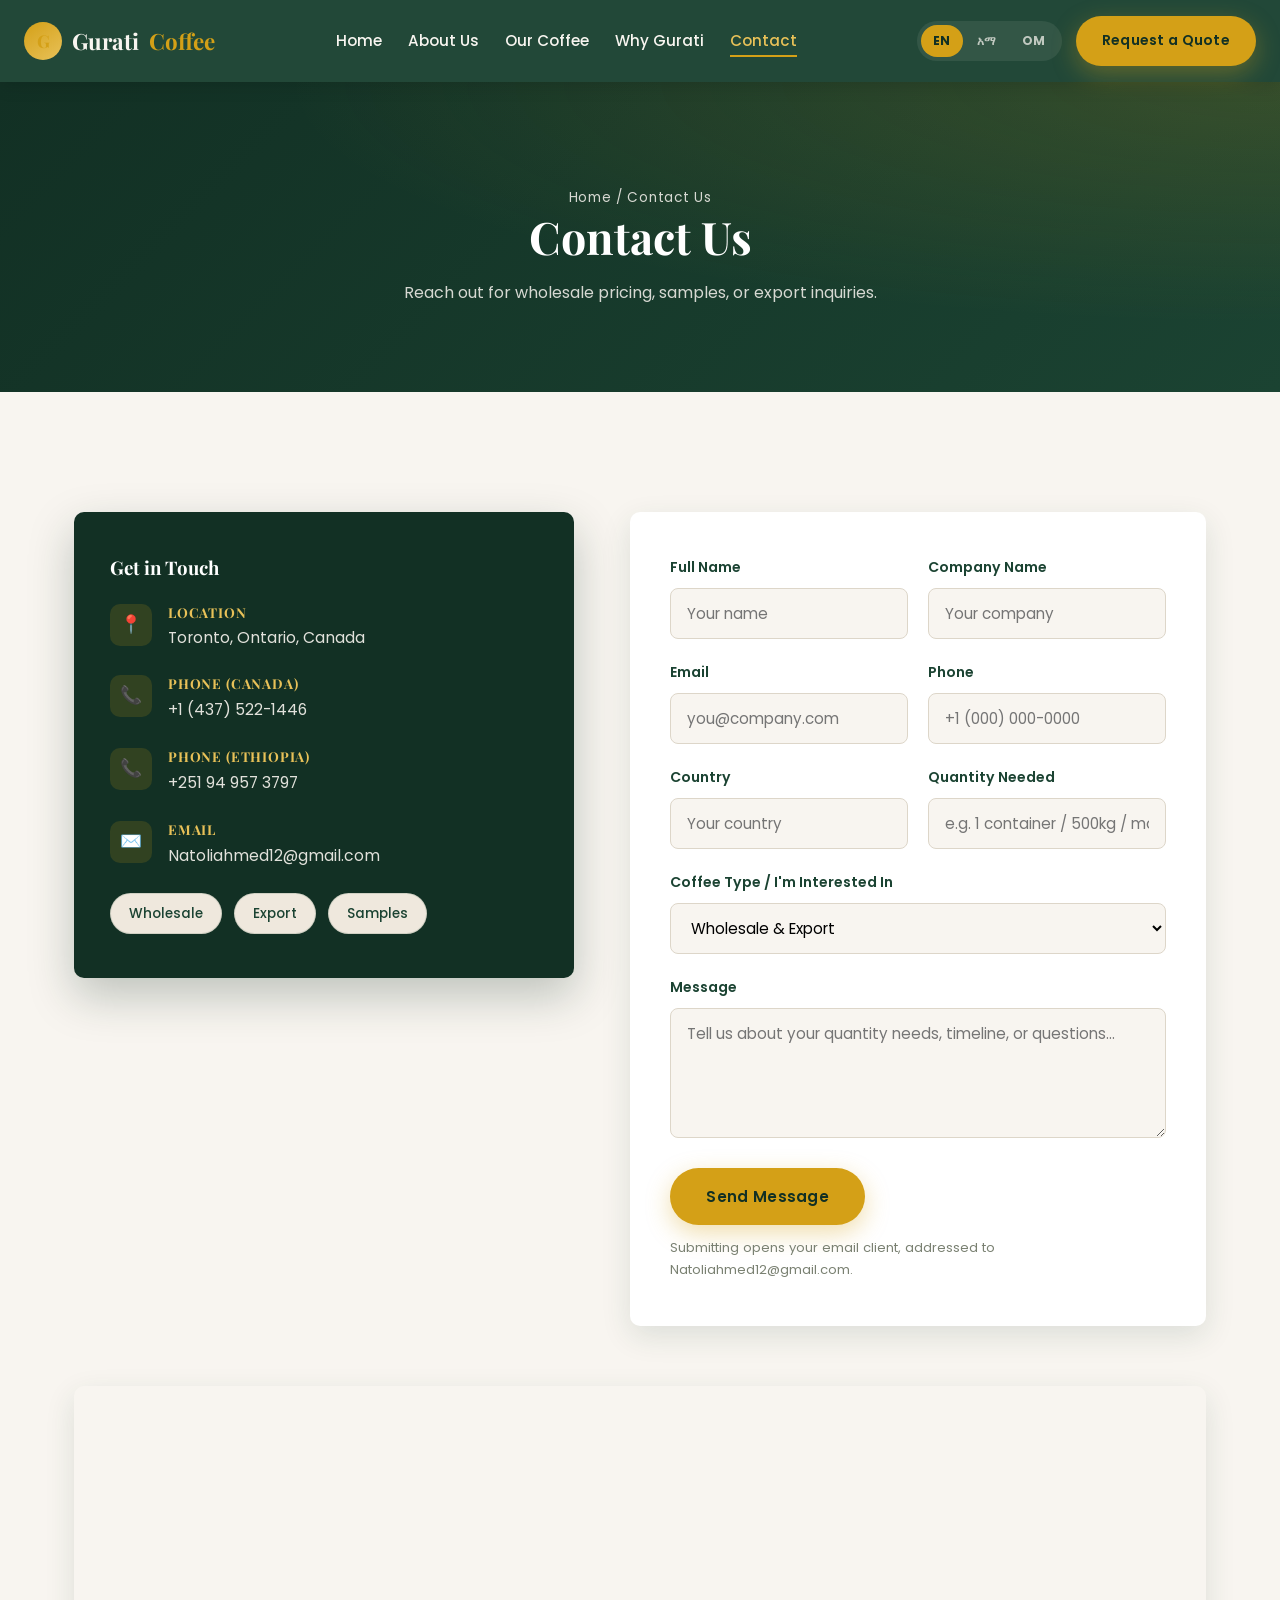
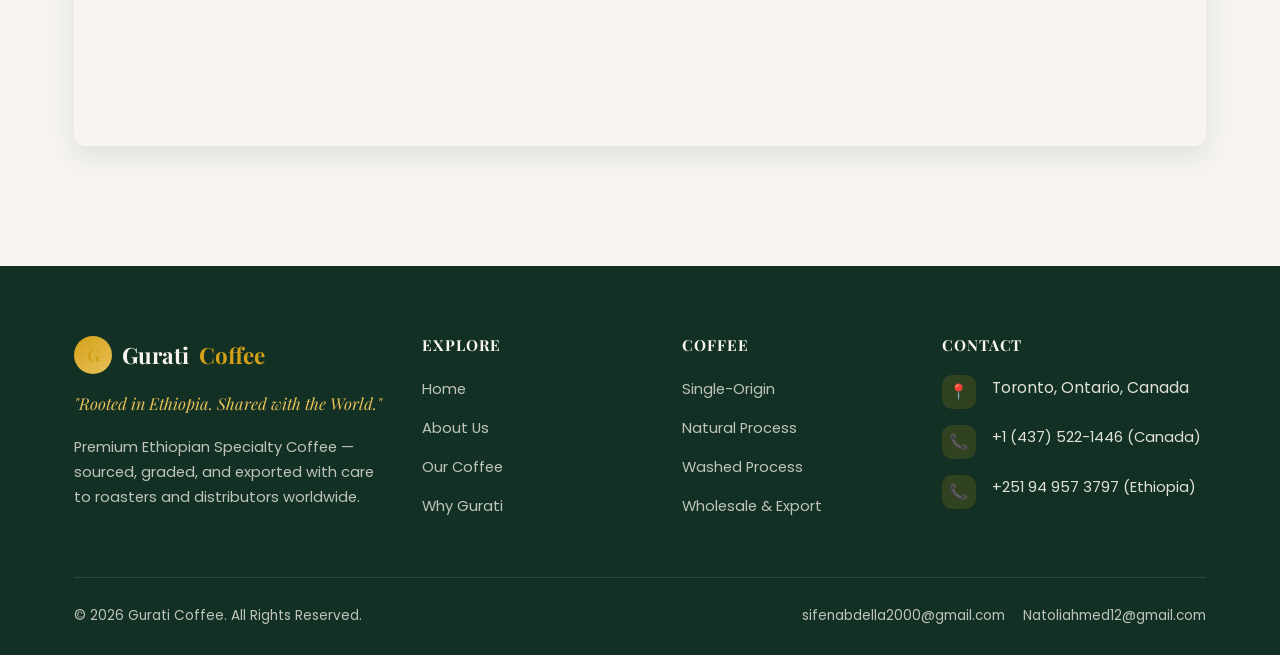
<file: contact.html>
<!DOCTYPE html>
<html lang="en">
<head>
<meta charset="UTF-8">
<meta name="viewport" content="width=device-width, initial-scale=1.0">
<title>Contact Us | Gurati Coffee</title>
<meta name="description" content="Contact Gurati Coffee in Toronto, Ontario, Canada for wholesale pricing, samples, and export inquiries.">
<link rel="preconnect" href="https://fonts.googleapis.com">
<link rel="stylesheet" href="css/style.css">
</head>
<body>

<header class="site-header">
  <nav class="nav">
    <a href="index.html" class="logo">
      <span class="logo-mark">G</span>
      Gurati <span>Coffee</span>
    </a>
    <ul class="nav-links">
      <li><a href="index.html" data-i18n="nav.home">Home</a></li>
      <li><a href="about.html" data-i18n="nav.about">About Us</a></li>
      <li><a href="coffee.html" data-i18n="nav.coffee">Our Coffee</a></li>
      <li><a href="why-us.html" data-i18n="nav.why">Why Gurati</a></li>
      <li><a href="contact.html" class="active" data-i18n="nav.contact">Contact</a></li>
    </ul>
    <div class="nav-cta">
      <div class="lang-switcher" role="group" aria-label="Language">
        <button type="button" data-lang="en" class="active">EN</button>
        <button type="button" data-lang="am">አማ</button>
        <button type="button" data-lang="om">OM</button>
      </div>
      <a href="contact.html" class="btn btn-primary" data-i18n="common.requestQuote">Request a Quote</a>
      <button class="nav-toggle" aria-label="Toggle menu">
        <span></span><span></span><span></span>
      </button>
    </div>
  </nav>
</header>

<section class="page-hero">
  <div class="container">
    <p class="breadcrumb" data-i18n="contact.breadcrumb">Home / Contact Us</p>
    <h1 data-i18n="contact.title">Contact Us</h1>
    <p data-i18n="contact.subtitle">Reach out for wholesale pricing, samples, or export inquiries.</p>
  </div>
</section>

<section class="section">
  <div class="container">
    <div class="contact-grid">
      <div class="contact-info-card">
        <h3 data-i18n="contact.getInTouch">Get in Touch</h3>
        <div class="contact-item">
          <span class="icon">📍</span>
          <div>
            <h4 data-i18n="contact.location">Location</h4>
            <p data-i18n="contact.locationValue">Toronto, Ontario, Canada</p>
          </div>
        </div>
        <div class="contact-item">
          <span class="icon">📞</span>
          <div>
            <h4 data-i18n="contact.phoneCanada">Phone (Canada)</h4>
            <a href="tel:+14375221446">+1 (437) 522-1446</a>
          </div>
        </div>
        <div class="contact-item">
          <span class="icon">📞</span>
          <div>
            <h4 data-i18n="contact.phoneEthiopia">Phone (Ethiopia)</h4>
            <a href="tel:+251949573797">+251 94 957 3797</a>
          </div>
        </div>
        <div class="contact-item">
          <span class="icon">✉️</span>
          <div>
            <h4 data-i18n="contact.emailLabel">Email</h4>
            <a href="mailto:Natoliahmed12@gmail.com">Natoliahmed12@gmail.com</a>
          </div>
        </div>
        <div class="tag-row">
          <span class="tag" data-i18n="contact.tagWholesale">Wholesale</span>
          <span class="tag" data-i18n="contact.tagExport">Export</span>
          <span class="tag" data-i18n="contact.tagSamples">Samples</span>
        </div>
      </div>

      <form class="contact-form" action="mailto:Natoliahmed12@gmail.com" method="POST" enctype="text/plain">
        <div class="form-row">
          <div class="field">
            <label for="name" data-i18n="contact.fullName">Full Name</label>
            <input type="text" id="name" name="Full Name" placeholder="Your name" data-i18n-placeholder="contact.fullNamePh" required>
          </div>
          <div class="field">
            <label for="company" data-i18n="contact.company">Company Name</label>
            <input type="text" id="company" name="Company" placeholder="Your company" data-i18n-placeholder="contact.companyPh">
          </div>
        </div>
        <div class="form-row">
          <div class="field">
            <label for="email" data-i18n="contact.emailField">Email</label>
            <input type="email" id="email" name="Email" placeholder="you@company.com" data-i18n-placeholder="contact.emailPh" required>
          </div>
          <div class="field">
            <label for="phone" data-i18n="contact.phone">Phone</label>
            <input type="tel" id="phone" name="Phone" placeholder="+1 (000) 000-0000" data-i18n-placeholder="contact.phonePh">
          </div>
        </div>
        <div class="form-row">
          <div class="field">
            <label for="country" data-i18n="contact.country">Country</label>
            <input type="text" id="country" name="Country" placeholder="Your country" data-i18n-placeholder="contact.countryPh" required>
          </div>
          <div class="field">
            <label for="quantity" data-i18n="contact.quantity">Quantity Needed</label>
            <input type="text" id="quantity" name="Quantity Needed" placeholder="e.g. 1 container / 500kg / monthly volume" data-i18n-placeholder="contact.quantityPh">
          </div>
        </div>
        <div class="field">
          <label for="interest" data-i18n="contact.interest">I'm Interested In</label>
          <select id="interest" name="Interested In">
            <option data-i18n="contact.opt.wholesale">Wholesale &amp; Export</option>
            <option data-i18n="contact.opt.single">Single-Origin Ethiopian Coffee</option>
            <option data-i18n="contact.opt.specialty">Specialty Grade Arabica</option>
            <option data-i18n="contact.opt.natural">Natural Process Coffee</option>
            <option data-i18n="contact.opt.washed">Washed Process Coffee</option>
            <option data-i18n="contact.opt.sample">Requesting a Sample</option>
            <option data-i18n="contact.opt.other">Other Inquiry</option>
          </select>
        </div>
        <div class="field">
          <label for="message" data-i18n="contact.message">Message</label>
          <textarea id="message" name="Message" placeholder="Tell us about your quantity needs, timeline, or questions..." data-i18n-placeholder="contact.messagePh" required></textarea>
        </div>
        <button type="submit" class="btn btn-primary" data-i18n="contact.send">Send Message</button>
        <p class="form-note" data-i18n="contact.note">Submitting opens your email client, addressed to Natoliahmed12@gmail.com.</p>
      </form>
    </div>

    <div class="map-wrap">
      <iframe
        src="https://www.google.com/maps?q=Toronto,Ontario,Canada&output=embed"
        title="Gurati Coffee location — Toronto, Ontario, Canada"
        loading="lazy"
        referrerpolicy="no-referrer-when-downgrade">
      </iframe>
    </div>
  </div>
</section>

<footer class="site-footer">
  <div class="container">
    <div class="footer-grid">
      <div class="footer-brand">
        <a href="index.html" class="logo">
          <span class="logo-mark">G</span>
          Gurati <span>Coffee</span>
        </a>
        <p class="footer-tagline" data-i18n="footer.tagline">"Rooted in Ethiopia. Shared with the World."</p>
        <p class="footer-desc" data-i18n="footer.desc">Premium Ethiopian Specialty Coffee — sourced, graded, and exported with care to roasters and distributors worldwide.</p>
      </div>
      <div class="footer-col">
        <h4 data-i18n="footer.explore">Explore</h4>
        <ul>
          <li><a href="index.html" data-i18n="nav.home">Home</a></li>
          <li><a href="about.html" data-i18n="nav.about">About Us</a></li>
          <li><a href="coffee.html" data-i18n="nav.coffee">Our Coffee</a></li>
          <li><a href="why-us.html" data-i18n="nav.why">Why Gurati</a></li>
        </ul>
      </div>
      <div class="footer-col">
        <h4 data-i18n="footer.coffeeCol">Coffee</h4>
        <ul>
          <li><a href="coffee.html" data-i18n="footer.singleOrigin">Single-Origin</a></li>
          <li><a href="coffee.html" data-i18n="footer.natural">Natural Process</a></li>
          <li><a href="coffee.html" data-i18n="footer.washed">Washed Process</a></li>
          <li><a href="coffee.html" data-i18n="footer.wholesale">Wholesale &amp; Export</a></li>
        </ul>
      </div>
      <div class="footer-col">
        <h4 data-i18n="footer.contactCol">Contact</h4>
        <div class="contact-item">
          <span class="icon">📍</span>
          <p data-i18n="footer.location">Toronto, Ontario, Canada</p>
        </div>
        <div class="contact-item">
          <span class="icon">📞</span>
          <a href="tel:+14375221446">+1 (437) 522-1446 (Canada)</a>
        </div>
        <div class="contact-item">
          <span class="icon">📞</span>
          <a href="tel:+251949573797">+251 94 957 3797 (Ethiopia)</a>
        </div>
      </div>
    </div>
    <div class="footer-bottom">
      <p data-i18n="footer.copyright">© 2026 Gurati Coffee. All Rights Reserved.</p>
      <div class="emails">
        <a href="mailto:sifenabdella2000@gmail.com">sifenabdella2000@gmail.com</a>
        <a href="mailto:Natoliahmed12@gmail.com">Natoliahmed12@gmail.com</a>
      </div>
    </div>
  </div>
</footer>

<script src="js/i18n.js"></script>
<script src="js/main.js"></script>
</body>
</html>
</file>
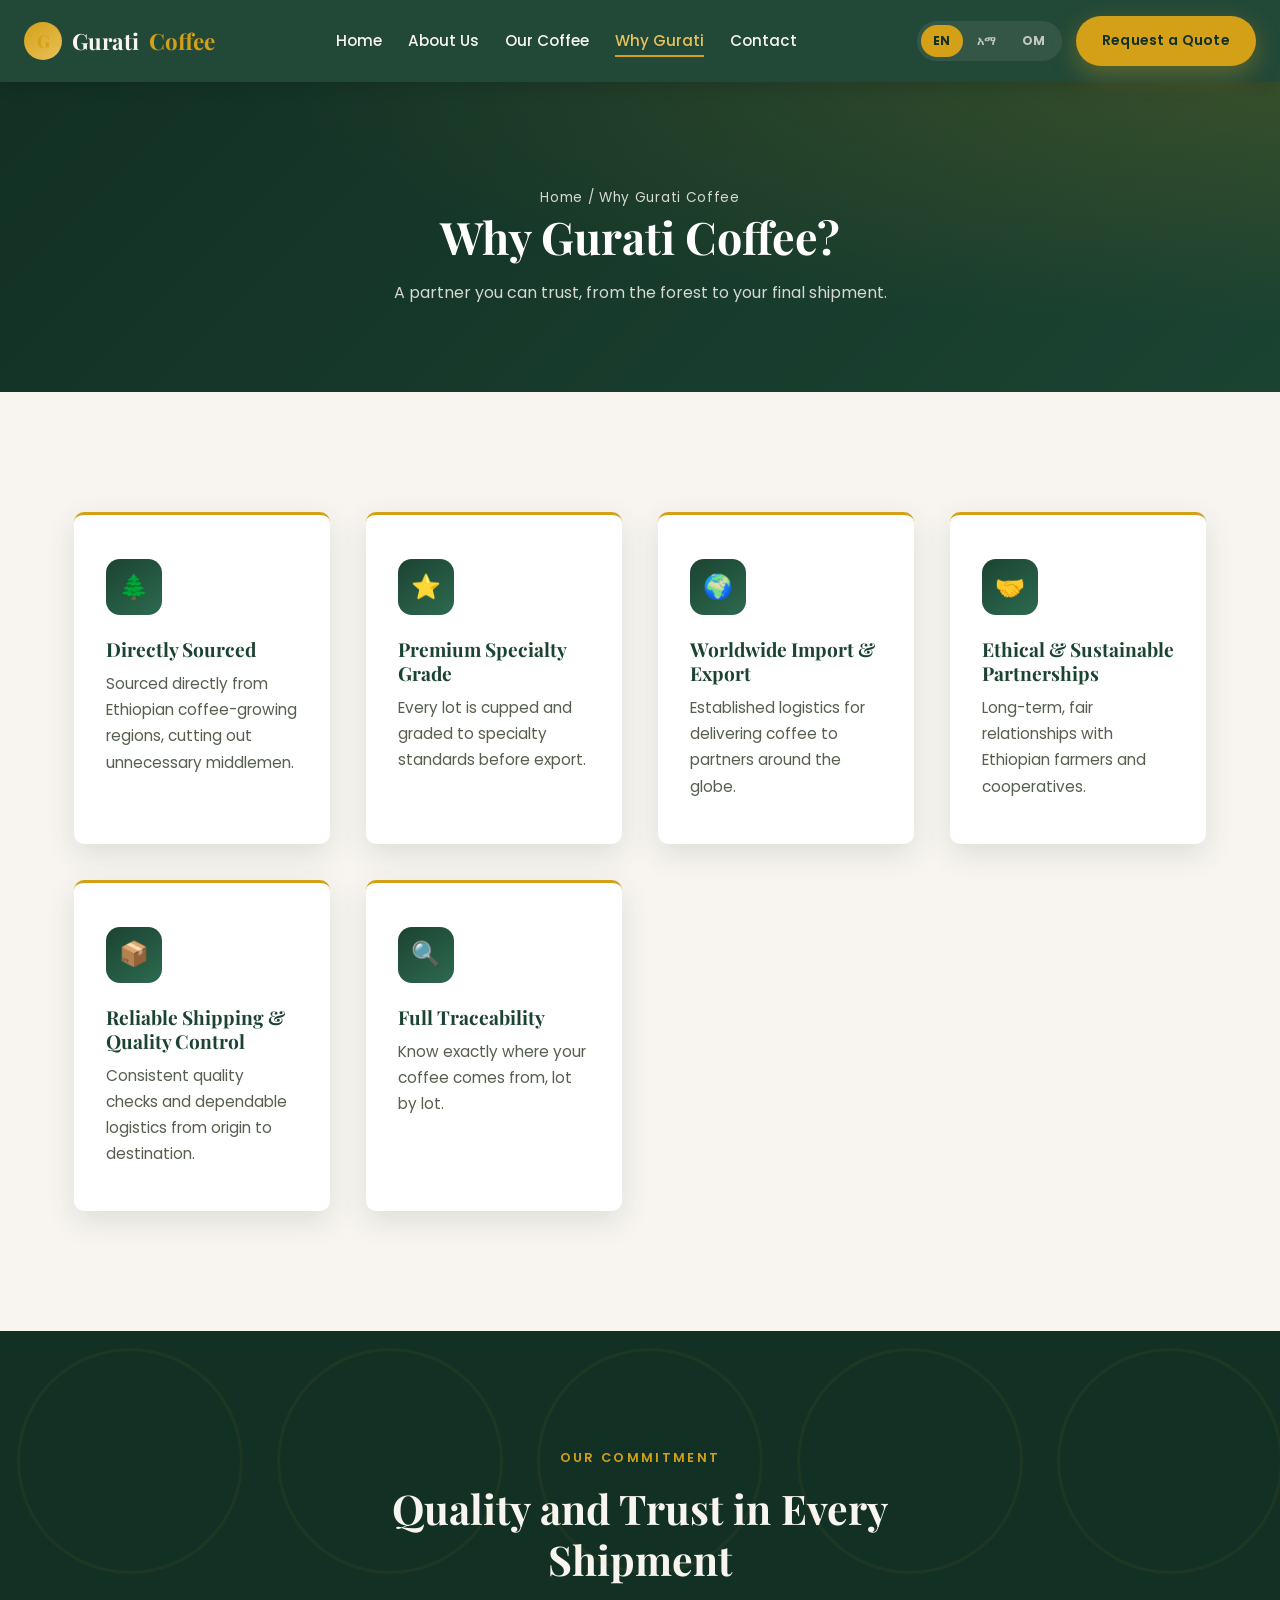
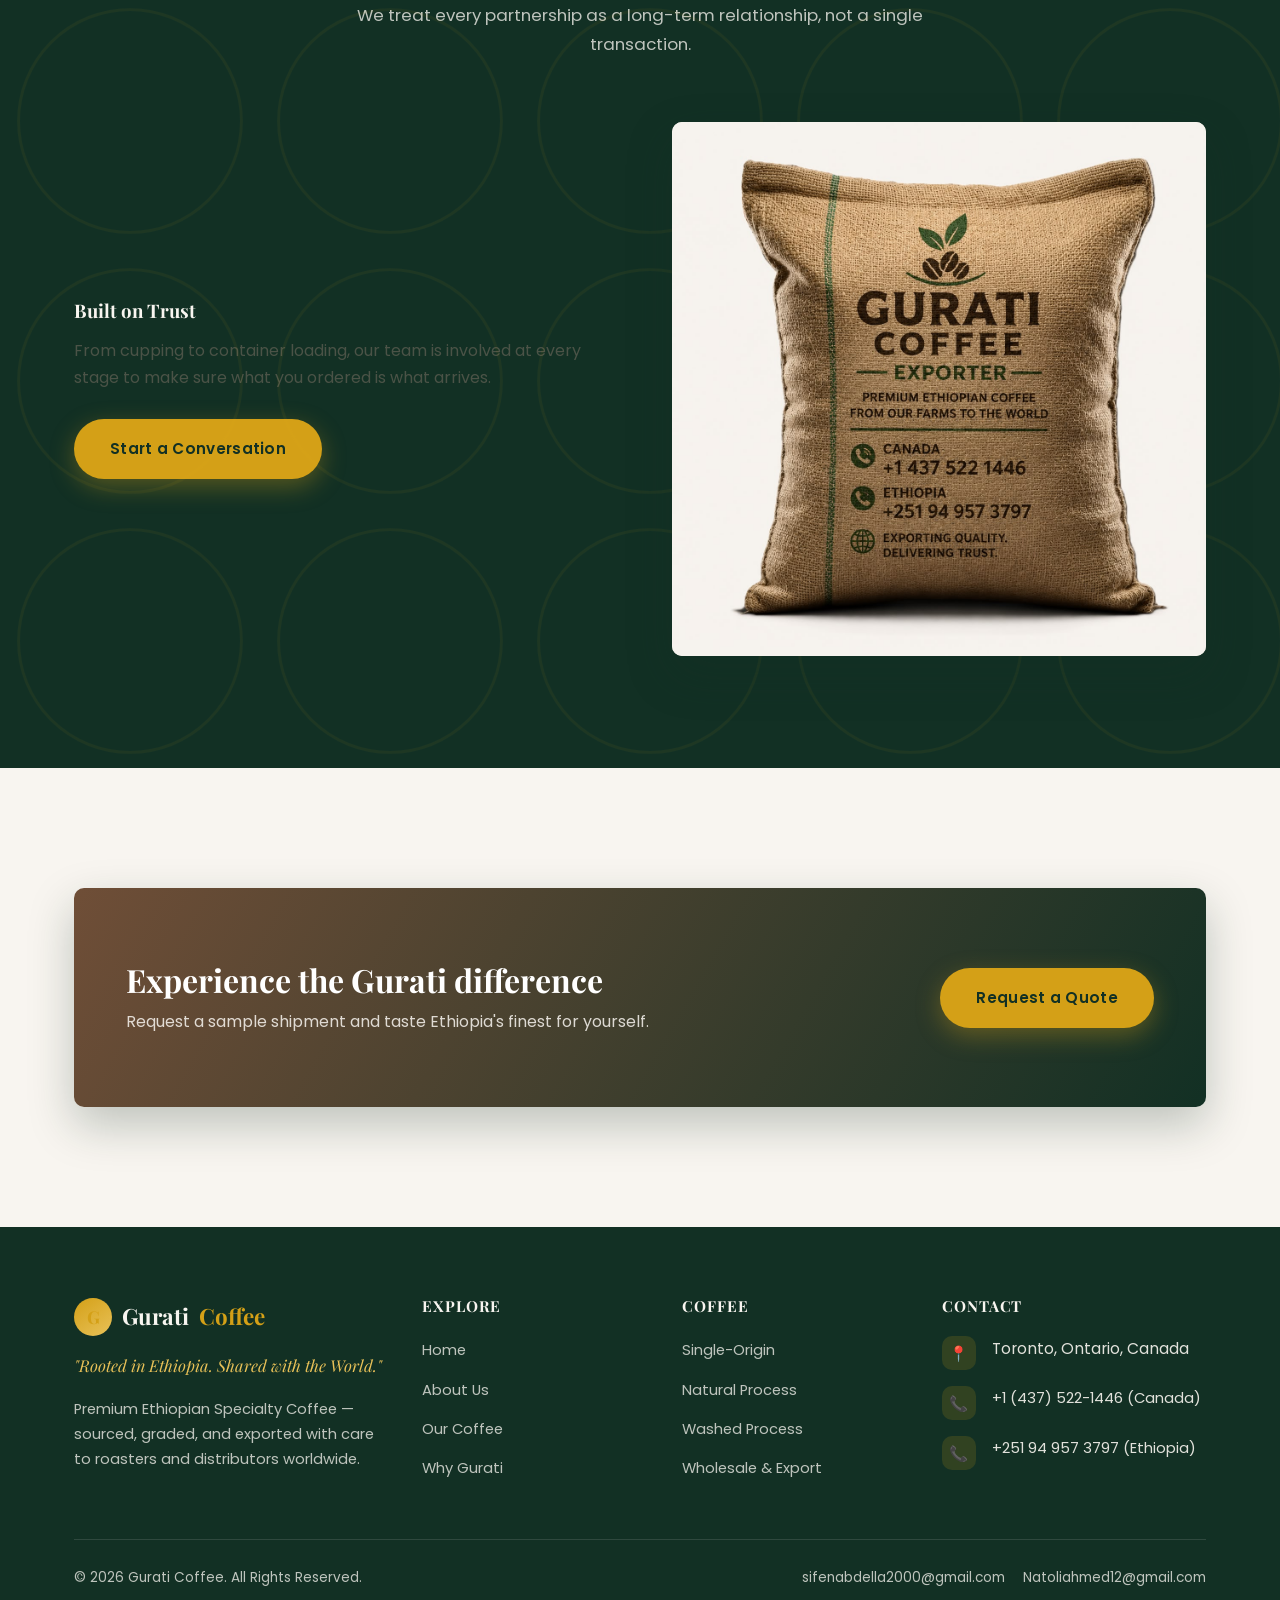
<file: why-us.html>
<!DOCTYPE html>
<html lang="en">
<head>
<meta charset="UTF-8">
<meta name="viewport" content="width=device-width, initial-scale=1.0">
<title>Why Gurati Coffee | Gurati Coffee</title>
<meta name="description" content="Why partner with Gurati Coffee — direct sourcing, premium specialty grade coffee, worldwide export, ethical partnerships, and reliable quality control.">
<link rel="preconnect" href="https://fonts.googleapis.com">
<link rel="stylesheet" href="css/style.css">
</head>
<body>

<header class="site-header">
  <nav class="nav">
    <a href="index.html" class="logo">
      <span class="logo-mark">G</span>
      Gurati <span>Coffee</span>
    </a>
    <ul class="nav-links">
      <li><a href="index.html" data-i18n="nav.home">Home</a></li>
      <li><a href="about.html" data-i18n="nav.about">About Us</a></li>
      <li><a href="coffee.html" data-i18n="nav.coffee">Our Coffee</a></li>
      <li><a href="why-us.html" class="active" data-i18n="nav.why">Why Gurati</a></li>
      <li><a href="contact.html" data-i18n="nav.contact">Contact</a></li>
    </ul>
    <div class="nav-cta">
      <div class="lang-switcher" role="group" aria-label="Language">
        <button type="button" data-lang="en" class="active">EN</button>
        <button type="button" data-lang="am">አማ</button>
        <button type="button" data-lang="om">OM</button>
      </div>
      <a href="contact.html" class="btn btn-primary" data-i18n="common.requestQuote">Request a Quote</a>
      <button class="nav-toggle" aria-label="Toggle menu">
        <span></span><span></span><span></span>
      </button>
    </div>
  </nav>
</header>

<section class="page-hero">
  <div class="container">
    <p class="breadcrumb" data-i18n="whyp.breadcrumb">Home / Why Gurati Coffee</p>
    <h1 data-i18n="whyp.title">Why Gurati Coffee?</h1>
    <p data-i18n="whyp.subtitle">A partner you can trust, from the forest to your final shipment.</p>
  </div>
</section>

<section class="section">
  <div class="container">
    <div class="grid grid-4">
      <div class="card">
        <div class="card-icon">🌲</div>
        <h3 data-i18n="whyp.card1Title">Directly Sourced</h3>
        <p data-i18n="whyp.card1Desc">Sourced directly from Ethiopian coffee-growing regions, cutting out unnecessary middlemen.</p>
      </div>
      <div class="card">
        <div class="card-icon">⭐</div>
        <h3 data-i18n="whyp.card2Title">Premium Specialty Grade</h3>
        <p data-i18n="whyp.card2Desc">Every lot is cupped and graded to specialty standards before export.</p>
      </div>
      <div class="card">
        <div class="card-icon">🌍</div>
        <h3 data-i18n="whyp.card3Title">Worldwide Import &amp; Export</h3>
        <p data-i18n="whyp.card3Desc">Established logistics for delivering coffee to partners around the globe.</p>
      </div>
      <div class="card">
        <div class="card-icon">🤝</div>
        <h3 data-i18n="whyp.card4Title">Ethical &amp; Sustainable Partnerships</h3>
        <p data-i18n="whyp.card4Desc">Long-term, fair relationships with Ethiopian farmers and cooperatives.</p>
      </div>
      <div class="card">
        <div class="card-icon">📦</div>
        <h3 data-i18n="whyp.card5Title">Reliable Shipping &amp; Quality Control</h3>
        <p data-i18n="whyp.card5Desc">Consistent quality checks and dependable logistics from origin to destination.</p>
      </div>
      <div class="card">
        <div class="card-icon">🔍</div>
        <h3 data-i18n="whyp.card6Title">Full Traceability</h3>
        <p data-i18n="whyp.card6Desc">Know exactly where your coffee comes from, lot by lot.</p>
      </div>
    </div>
  </div>
</section>

<section class="why-band">
  <div class="container">
    <div class="section-header">
      <span class="eyebrow" data-i18n="whyp.commitEyebrow">Our Commitment</span>
      <h2 data-i18n="whyp.commitTitle">Quality and Trust in Every Shipment</h2>
      <p data-i18n="whyp.commitDesc">We treat every partnership as a long-term relationship, not a single transaction.</p>
    </div>
    <div class="split">
      <div>
        <h3 style="color: var(--cream); margin-bottom: 14px;" data-i18n="whyp.builtTitle">Built on Trust</h3>
        <p data-i18n="whyp.builtDesc">From cupping to container loading, our team is involved at every stage to make sure what you ordered is what arrives.</p>
        <a href="contact.html" class="btn btn-primary" style="margin-top: 10px;" data-i18n="whyp.startConvo">Start a Conversation</a>
      </div>
      <div class="split-media has-photo">
        <img src="images/GUATI.jpeg" alt="Gurati Coffee export bag — premium Ethiopian coffee" loading="lazy">
      </div>
    </div>
  </div>
</section>

<section class="section">
  <div class="container">
    <div class="cta-band">
      <div>
        <h2 data-i18n="whyp.ctaTitle">Experience the Gurati difference</h2>
        <p data-i18n="whyp.ctaDesc">Request a sample shipment and taste Ethiopia's finest for yourself.</p>
      </div>
      <a href="contact.html" class="btn btn-primary" data-i18n="common.requestQuote">Request a Quote</a>
    </div>
  </div>
</section>

<footer class="site-footer">
  <div class="container">
    <div class="footer-grid">
      <div class="footer-brand">
        <a href="index.html" class="logo">
          <span class="logo-mark">G</span>
          Gurati <span>Coffee</span>
        </a>
        <p class="footer-tagline" data-i18n="footer.tagline">"Rooted in Ethiopia. Shared with the World."</p>
        <p class="footer-desc" data-i18n="footer.desc">Premium Ethiopian Specialty Coffee — sourced, graded, and exported with care to roasters and distributors worldwide.</p>
      </div>
      <div class="footer-col">
        <h4 data-i18n="footer.explore">Explore</h4>
        <ul>
          <li><a href="index.html" data-i18n="nav.home">Home</a></li>
          <li><a href="about.html" data-i18n="nav.about">About Us</a></li>
          <li><a href="coffee.html" data-i18n="nav.coffee">Our Coffee</a></li>
          <li><a href="why-us.html" data-i18n="nav.why">Why Gurati</a></li>
        </ul>
      </div>
      <div class="footer-col">
        <h4 data-i18n="footer.coffeeCol">Coffee</h4>
        <ul>
          <li><a href="coffee.html" data-i18n="footer.singleOrigin">Single-Origin</a></li>
          <li><a href="coffee.html" data-i18n="footer.natural">Natural Process</a></li>
          <li><a href="coffee.html" data-i18n="footer.washed">Washed Process</a></li>
          <li><a href="coffee.html" data-i18n="footer.wholesale">Wholesale &amp; Export</a></li>
        </ul>
      </div>
      <div class="footer-col">
        <h4 data-i18n="footer.contactCol">Contact</h4>
        <div class="contact-item">
          <span class="icon">📍</span>
          <p data-i18n="footer.location">Toronto, Ontario, Canada</p>
        </div>
        <div class="contact-item">
          <span class="icon">📞</span>
          <a href="tel:+14375221446">+1 (437) 522-1446 (Canada)</a>
        </div>
        <div class="contact-item">
          <span class="icon">📞</span>
          <a href="tel:+251949573797">+251 94 957 3797 (Ethiopia)</a>
        </div>
      </div>
    </div>
    <div class="footer-bottom">
      <p data-i18n="footer.copyright">© 2026 Gurati Coffee. All Rights Reserved.</p>
      <div class="emails">
        <a href="mailto:sifenabdella2000@gmail.com">sifenabdella2000@gmail.com</a>
        <a href="mailto:Natoliahmed12@gmail.com">Natoliahmed12@gmail.com</a>
      </div>
    </div>
  </div>
</footer>

<script src="js/i18n.js"></script>
<script src="js/main.js"></script>
</body>
</html>
</file>
<file: css/style.css>
/* ============================
   Gurati Coffee — Design System
   ============================ */

@import url('https://fonts.googleapis.com/css2?family=Noto+Sans+Ethiopic:wght@400;500;600;700&family=Playfair+Display:wght@500;600;700;800&family=Poppins:wght@300;400;500;600;700&display=swap');

:root {
  --forest-green: #1B4332;
  --forest-green-dark: #123024;
  --forest-green-light: #2D6A4F;
  --earth-brown: #6F4E37;
  --earth-brown-light: #8B6B4F;
  --cream: #F8F5F0;
  --cream-dark: #EFE8DD;
  --gold: #D4A017;
  --gold-light: #E8C158;
  --ink: #23281F;
  --white: #FFFFFF;

  --font-heading: 'Playfair Display', Georgia, serif;
  --font-body: 'Poppins', 'Segoe UI', sans-serif;

  --max-width: 1180px;
  --radius: 10px;
  --shadow-soft: 0 10px 30px rgba(27, 67, 50, 0.12);
  --shadow-strong: 0 18px 45px rgba(18, 48, 36, 0.25);
  --transition: 0.3s ease;
}

* {
  margin: 0;
  padding: 0;
  box-sizing: border-box;
}

html {
  scroll-behavior: smooth;
}

body {
  font-family: var(--font-body);
  color: var(--ink);
  background: var(--cream);
  line-height: 1.7;
  overflow-x: hidden;
}

img {
  max-width: 100%;
  display: block;
}

a {
  text-decoration: none;
  color: inherit;
}

ul {
  list-style: none;
}

h1, h2, h3, h4 {
  font-family: var(--font-heading);
  color: var(--forest-green);
  line-height: 1.25;
}

.container {
  max-width: var(--max-width);
  margin: 0 auto;
  padding: 0 24px;
}

.eyebrow {
  display: inline-block;
  font-size: 0.8rem;
  letter-spacing: 0.18em;
  text-transform: uppercase;
  color: var(--gold);
  font-weight: 600;
  margin-bottom: 14px;
}

.section {
  padding: 120px 0;
}

.section-header {
  text-align: center;
  max-width: 640px;
  margin: 0 auto 64px;
}

.section-header h2 {
  font-size: clamp(1.9rem, 3.2vw, 2.6rem);
  margin-bottom: 16px;
}

.section-header p {
  color: #4B5347;
  font-size: 1.05rem;
}

.section-alt {
  background: var(--white);
}

/* ---------- Buttons ---------- */
.btn {
  display: inline-flex;
  align-items: center;
  justify-content: center;
  gap: 8px;
  padding: 15px 34px;
  border-radius: 50px;
  font-family: var(--font-body);
  font-weight: 600;
  font-size: 0.95rem;
  letter-spacing: 0.02em;
  cursor: pointer;
  border: 2px solid transparent;
  transition: transform var(--transition), box-shadow var(--transition), background var(--transition), color var(--transition), border-color var(--transition);
  white-space: nowrap;
}

.btn-primary {
  background: var(--gold);
  color: var(--forest-green-dark);
  box-shadow: 0 8px 24px rgba(212, 160, 23, 0.35);
}

.btn-primary:hover {
  transform: translateY(-3px);
  box-shadow: 0 14px 30px rgba(212, 160, 23, 0.45);
}

.btn-outline {
  background: transparent;
  color: var(--cream);
  border-color: rgba(248, 245, 240, 0.6);
}

.btn-outline:hover {
  background: rgba(248, 245, 240, 0.12);
  border-color: var(--cream);
  transform: translateY(-3px);
}

.btn-dark {
  background: var(--forest-green);
  color: var(--cream);
}

.btn-dark:hover {
  background: var(--forest-green-dark);
  transform: translateY(-3px);
  box-shadow: var(--shadow-strong);
}

/* ---------- Header / Nav ---------- */
.site-header {
  position: sticky;
  top: 0;
  z-index: 100;
  background: rgba(27, 67, 50, 0.97);
  backdrop-filter: blur(6px);
  box-shadow: 0 2px 18px rgba(0, 0, 0, 0.15);
}

.nav {
  display: flex;
  align-items: center;
  justify-content: space-between;
  padding: 16px 24px;
  max-width: 1320px;
  margin: 0 auto;
}

.logo {
  display: flex;
  align-items: center;
  gap: 10px;
  font-family: var(--font-heading);
  font-size: 1.4rem;
  font-weight: 700;
  color: var(--cream);
}

.logo-mark {
  width: 38px;
  height: 38px;
  border-radius: 50%;
  background: linear-gradient(145deg, var(--gold), var(--gold-light));
  display: flex;
  align-items: center;
  justify-content: center;
  font-size: 1.1rem;
  color: var(--forest-green-dark);
  flex-shrink: 0;
}

.logo span {
  color: var(--gold);
}

.nav-links {
  display: flex;
  align-items: center;
  gap: 26px;
}

.nav-links a {
  color: var(--cream);
  font-weight: 500;
  font-size: 0.95rem;
  position: relative;
  padding: 6px 0;
  white-space: nowrap;
  transition: color var(--transition);
}

.nav-links a::after {
  content: '';
  position: absolute;
  left: 0;
  bottom: 0;
  width: 0;
  height: 2px;
  background: var(--gold);
  transition: width var(--transition);
}

.nav-links a:hover,
.nav-links a.active {
  color: var(--gold-light);
}

.nav-links a:hover::after,
.nav-links a.active::after {
  width: 100%;
}

.nav-cta {
  display: flex;
  align-items: center;
  gap: 14px;
}

.nav-cta .btn {
  padding: 11px 24px;
  font-size: 0.88rem;
}

.nav-toggle {
  display: none;
  flex-direction: column;
  gap: 5px;
  background: none;
  border: none;
  cursor: pointer;
  padding: 6px;
}

.nav-toggle span {
  width: 26px;
  height: 2px;
  background: var(--cream);
  border-radius: 2px;
  transition: var(--transition);
}

/* ---------- Hero ---------- */
.hero {
  position: relative;
  background:
    radial-gradient(ellipse at top right, rgba(212, 160, 23, 0.18), transparent 55%),
    linear-gradient(135deg, var(--forest-green-dark) 0%, var(--forest-green) 55%, var(--forest-green-light) 100%);
  color: var(--cream);
  padding: 130px 0 110px;
  overflow: hidden;
}

.hero::before {
  content: '';
  position: absolute;
  inset: 0;
  background-image:
    url("data:image/svg+xml,%3Csvg xmlns='http://www.w3.org/2000/svg' width='120' height='120' viewBox='0 0 120 120'%3E%3Cg fill='none' stroke='%23F8F5F0' stroke-opacity='0.05' stroke-width='1.5'%3E%3Cpath d='M60 10 C40 30, 40 50, 60 70 C80 50, 80 30, 60 10 Z'/%3E%3Cpath d='M60 70 L60 110'/%3E%3C/g%3E%3C/svg%3E");
  background-size: 220px;
  opacity: 0.6;
  pointer-events: none;
}

.hero-inner {
  position: relative;
  z-index: 1;
  max-width: 760px;
}

.hero .eyebrow {
  color: var(--gold-light);
}

.hero h1 {
  color: var(--white);
  font-size: clamp(2.4rem, 5vw, 3.6rem);
  margin-bottom: 22px;
}

.hero h1 em {
  font-style: normal;
  color: var(--gold-light);
}

.hero p {
  font-size: 1.15rem;
  color: rgba(248, 245, 240, 0.88);
  max-width: 560px;
  margin-bottom: 40px;
}

.hero-actions {
  display: flex;
  flex-wrap: wrap;
  gap: 18px;
}

.page-hero {
  position: relative;
  background:
    radial-gradient(ellipse at top right, rgba(212, 160, 23, 0.16), transparent 55%),
    linear-gradient(135deg, var(--forest-green-dark) 0%, var(--forest-green) 100%);
  color: var(--cream);
  padding: 104px 0 86px;
  text-align: center;
}

.page-hero h1 {
  color: var(--white);
  font-size: clamp(2rem, 4vw, 2.8rem);
  margin-bottom: 14px;
}

.page-hero p {
  color: rgba(248, 245, 240, 0.85);
  max-width: 560px;
  margin: 0 auto;
}

.breadcrumb {
  font-size: 0.85rem;
  color: var(--gold-light);
  letter-spacing: 0.05em;
  margin-bottom: 16px;
}

/* ---------- Cards / Grids ---------- */
.grid {
  display: grid;
  gap: 36px;
}

.grid-2 { grid-template-columns: repeat(2, 1fr); }
.grid-3 { grid-template-columns: repeat(3, 1fr); }
.grid-4 { grid-template-columns: repeat(4, 1fr); }

.card {
  background: var(--white);
  border-radius: var(--radius);
  padding: 44px 32px;
  box-shadow: var(--shadow-soft);
  transition: transform var(--transition), box-shadow var(--transition);
  border-top: 3px solid var(--gold);
}

.card:hover {
  transform: translateY(-6px);
  box-shadow: var(--shadow-strong);
}

.card-icon {
  width: 56px;
  height: 56px;
  border-radius: 14px;
  background: linear-gradient(145deg, var(--forest-green), var(--forest-green-light));
  display: flex;
  align-items: center;
  justify-content: center;
  font-size: 1.5rem;
  margin-bottom: 22px;
}

.card h3 {
  font-size: 1.2rem;
  margin-bottom: 10px;
}

.card p {
  color: #565f4f;
  font-size: 0.96rem;
}

/* ---------- About split ---------- */
.split {
  display: grid;
  grid-template-columns: 1fr 1fr;
  gap: 64px;
  align-items: center;
}

.split-media {
  position: relative;
  border-radius: var(--radius);
  overflow: hidden;
  min-height: 380px;
  background: linear-gradient(155deg, var(--earth-brown) 0%, var(--forest-green) 100%);
  box-shadow: var(--shadow-strong);
  display: flex;
  align-items: center;
  justify-content: center;
}

.split-media::after {
  content: '☕';
  font-size: 5rem;
  opacity: 0.85;
  filter: drop-shadow(0 10px 18px rgba(0,0,0,0.25));
}

.split-media.alt {
  background: linear-gradient(155deg, var(--forest-green) 0%, var(--earth-brown) 100%);
}

.split-media.has-photo {
  background: var(--cream-dark);
}

.split-media.has-photo::after {
  content: none;
}

.split-media img {
  width: 100%;
  height: 100%;
  object-fit: cover;
  object-position: center;
}

.split h2 {
  font-size: clamp(1.8rem, 3vw, 2.4rem);
  margin-bottom: 20px;
}

.split p {
  color: #4B5347;
  margin-bottom: 18px;
}

.tag-row {
  display: flex;
  flex-wrap: wrap;
  gap: 12px;
  margin-top: 24px;
}

.tag {
  background: var(--cream-dark);
  color: var(--forest-green);
  border: 1px solid rgba(27, 67, 50, 0.15);
  padding: 8px 18px;
  border-radius: 50px;
  font-size: 0.85rem;
  font-weight: 500;
}

/* ---------- Stats / Why banner ---------- */
.why-band {
  background: var(--forest-green-dark);
  color: var(--cream);
  padding: 112px 0;
  position: relative;
  overflow: hidden;
}

.why-band::before {
  content: '';
  position: absolute;
  inset: 0;
  background-image: url("data:image/svg+xml,%3Csvg xmlns='http://www.w3.org/2000/svg' width='140' height='140' viewBox='0 0 140 140'%3E%3Cg fill='none' stroke='%23D4A017' stroke-opacity='0.06' stroke-width='1.5'%3E%3Ccircle cx='70' cy='70' r='60'/%3E%3C/g%3E%3C/svg%3E");
  background-size: 260px;
}

.why-band .section-header h2,
.why-band .section-header p {
  color: var(--cream);
}

.why-band .section-header p {
  color: rgba(248, 245, 240, 0.75);
}

.why-band .card {
  background: rgba(248, 245, 240, 0.06);
  border-top: 3px solid var(--gold);
  box-shadow: none;
  backdrop-filter: blur(4px);
}

.why-band .card h3 {
  color: var(--cream);
}

.why-band .card p {
  color: rgba(248, 245, 240, 0.75);
}

.why-band .card:hover {
  background: rgba(248, 245, 240, 0.1);
}

/* ---------- Process steps ---------- */
.steps {
  counter-reset: step;
  display: grid;
  grid-template-columns: repeat(4, 1fr);
  gap: 30px;
}

.step {
  position: relative;
  padding-top: 20px;
}

.step-number {
  font-family: var(--font-heading);
  font-size: 2.6rem;
  font-weight: 700;
  color: var(--gold);
  opacity: 0.55;
  line-height: 1;
  margin-bottom: 14px;
}

.step h3 {
  font-size: 1.05rem;
  margin-bottom: 8px;
}

.step p {
  color: #565f4f;
  font-size: 0.92rem;
}

/* ---------- CTA band ---------- */
.cta-band {
  background: linear-gradient(120deg, var(--earth-brown) 0%, var(--forest-green-dark) 100%);
  color: var(--cream);
  border-radius: var(--radius);
  padding: 72px 52px;
  display: flex;
  align-items: center;
  justify-content: space-between;
  gap: 32px;
  flex-wrap: wrap;
  box-shadow: var(--shadow-strong);
}

.cta-band h2 {
  color: var(--white);
  font-size: clamp(1.5rem, 2.6vw, 2rem);
  margin-bottom: 8px;
}

.cta-band p {
  color: rgba(248, 245, 240, 0.85);
}

/* ---------- Contact ---------- */
.contact-grid {
  display: grid;
  grid-template-columns: 1fr 1.15fr;
  gap: 56px;
  align-items: start;
}

.contact-info-card {
  background: var(--forest-green-dark);
  color: var(--cream);
  border-radius: var(--radius);
  padding: 44px 36px;
  box-shadow: var(--shadow-strong);
}

.contact-info-card h3 {
  color: var(--white);
  margin-bottom: 24px;
}

.contact-item {
  display: flex;
  gap: 16px;
  margin-bottom: 24px;
  align-items: flex-start;
}

.contact-item .icon {
  width: 42px;
  height: 42px;
  border-radius: 10px;
  background: rgba(212, 160, 23, 0.16);
  color: var(--gold-light);
  display: flex;
  align-items: center;
  justify-content: center;
  font-size: 1.1rem;
  flex-shrink: 0;
}

.contact-item h4 {
  color: var(--gold-light);
  font-size: 0.85rem;
  text-transform: uppercase;
  letter-spacing: 0.06em;
  margin-bottom: 4px;
}

.contact-item p, .contact-item a {
  color: rgba(248, 245, 240, 0.9);
  font-size: 0.98rem;
}

.contact-form {
  background: var(--white);
  border-radius: var(--radius);
  padding: 44px 40px;
  box-shadow: var(--shadow-soft);
}

.form-row {
  display: grid;
  grid-template-columns: 1fr 1fr;
  gap: 20px;
}

.field {
  margin-bottom: 22px;
}

.field label {
  display: block;
  font-size: 0.88rem;
  font-weight: 600;
  color: var(--forest-green);
  margin-bottom: 8px;
}

.field input,
.field select,
.field textarea {
  width: 100%;
  padding: 13px 16px;
  border: 1.5px solid #DDD6C9;
  border-radius: 8px;
  font-family: var(--font-body);
  font-size: 0.95rem;
  background: var(--cream);
  transition: border-color var(--transition), box-shadow var(--transition);
}

.field input:focus,
.field select:focus,
.field textarea:focus {
  outline: none;
  border-color: var(--gold);
  box-shadow: 0 0 0 3px rgba(212, 160, 23, 0.18);
}

.field textarea {
  resize: vertical;
  min-height: 130px;
}

.form-note {
  font-size: 0.82rem;
  color: #7a8172;
  margin-top: 12px;
}

.map-wrap {
  margin-top: 60px;
  border-radius: var(--radius);
  overflow: hidden;
  box-shadow: var(--shadow-soft);
}

.map-wrap iframe {
  width: 100%;
  height: 360px;
  border: 0;
  display: block;
}

/* ---------- Footer ---------- */
.site-footer {
  background: var(--forest-green-dark);
  color: rgba(248, 245, 240, 0.75);
  padding: 70px 0 28px;
}

.footer-grid {
  display: grid;
  grid-template-columns: 1.4fr 1fr 1fr 1.2fr;
  gap: 40px;
  padding-bottom: 46px;
  border-bottom: 1px solid rgba(248, 245, 240, 0.12);
}

.footer-brand .logo {
  margin-bottom: 16px;
}

.footer-tagline {
  font-family: var(--font-heading);
  font-style: italic;
  color: var(--gold-light);
  font-size: 1.02rem;
  margin: 14px 0 18px;
}

.footer-desc {
  font-size: 0.92rem;
  max-width: 320px;
}

.footer-col h4 {
  color: var(--cream);
  font-size: 0.95rem;
  text-transform: uppercase;
  letter-spacing: 0.06em;
  margin-bottom: 20px;
}

.footer-col ul li {
  margin-bottom: 12px;
}

.footer-col a {
  font-size: 0.92rem;
  transition: color var(--transition);
}

.footer-col a:hover {
  color: var(--gold-light);
}

.footer-col .contact-item {
  margin-bottom: 16px;
}

.footer-col .contact-item .icon {
  width: 34px;
  height: 34px;
  font-size: 0.95rem;
}

.social-row {
  display: flex;
  gap: 12px;
  margin-top: 18px;
}

.social-row a {
  width: 38px;
  height: 38px;
  border-radius: 50%;
  background: rgba(248, 245, 240, 0.08);
  display: flex;
  align-items: center;
  justify-content: center;
  transition: background var(--transition), transform var(--transition);
}

.social-row a:hover {
  background: var(--gold);
  color: var(--forest-green-dark);
  transform: translateY(-3px);
}

.footer-bottom {
  display: flex;
  align-items: center;
  justify-content: space-between;
  flex-wrap: wrap;
  gap: 12px;
  padding-top: 26px;
  font-size: 0.85rem;
}

.footer-bottom .emails {
  display: flex;
  gap: 18px;
  flex-wrap: wrap;
}

.footer-bottom a:hover {
  color: var(--gold-light);
}

/* ---------- Language ---------- */
body.lang-am,
body.lang-am input,
body.lang-am select,
body.lang-am textarea,
body.lang-am button {
  font-family: 'Noto Sans Ethiopic', var(--font-body);
}

body.lang-am h1,
body.lang-am h2,
body.lang-am h3,
body.lang-am h4,
body.lang-am .logo,
body.lang-am .footer-tagline {
  font-family: 'Noto Sans Ethiopic', var(--font-heading);
}

.lang-switcher {
  display: flex;
  align-items: center;
  gap: 2px;
  background: rgba(248, 245, 240, 0.08);
  border-radius: 50px;
  padding: 4px;
}

.lang-switcher button {
  border: none;
  background: transparent;
  color: rgba(248, 245, 240, 0.72);
  font-family: var(--font-body);
  font-size: 0.76rem;
  font-weight: 700;
  letter-spacing: 0.02em;
  padding: 7px 12px;
  border-radius: 50px;
  cursor: pointer;
  transition: background var(--transition), color var(--transition);
}

.lang-switcher button:hover:not(.active) {
  color: var(--cream);
}

.lang-switcher button.active {
  background: var(--gold);
  color: var(--forest-green-dark);
}

/* ---------- Hero visual / split ---------- */
.hero-split {
  display: grid;
  grid-template-columns: 1.1fr 0.9fr;
  gap: 56px;
  align-items: center;
}

.hero-split .hero-inner {
  max-width: none;
}

.hero-visual {
  position: relative;
  border-radius: var(--radius);
  overflow: hidden;
  min-height: 440px;
  box-shadow: var(--shadow-strong);
  background:
    radial-gradient(circle at 28% 22%, rgba(212, 160, 23, 0.35), transparent 45%),
    linear-gradient(155deg, var(--earth-brown) 0%, var(--forest-green-dark) 100%);
  display: flex;
  align-items: flex-end;
  padding: 26px;
}

.hero-visual::before {
  content: '';
  position: absolute;
  inset: 0;
  background-image: url("data:image/svg+xml,%3Csvg xmlns='http://www.w3.org/2000/svg' width='140' height='140' viewBox='0 0 140 140'%3E%3Cg fill='none' stroke='%23F8F5F0' stroke-opacity='0.09' stroke-width='1.5'%3E%3Cpath d='M70 12 C48 34, 48 56, 70 78 C92 56, 92 34, 70 12 Z'/%3E%3Cpath d='M70 78 L70 128'/%3E%3C/g%3E%3C/svg%3E");
  background-size: 240px;
}

.hero-visual .visual-mark {
  position: absolute;
  top: 44%;
  left: 50%;
  transform: translate(-50%, -50%);
  font-size: 6rem;
  opacity: 0.9;
  filter: drop-shadow(0 14px 24px rgba(0, 0, 0, 0.3));
}

.hero-visual-badge {
  position: relative;
  z-index: 1;
  background: rgba(18, 48, 36, 0.55);
  backdrop-filter: blur(6px);
  border: 1px solid rgba(248, 245, 240, 0.25);
  border-radius: 14px;
  padding: 18px 20px;
  color: var(--cream);
  max-width: 280px;
}

.hero-visual-badge strong {
  display: block;
  font-family: var(--font-heading);
  font-size: 1.05rem;
  color: var(--gold-light);
  margin-bottom: 4px;
}

.hero-visual-badge span {
  font-size: 0.85rem;
  color: rgba(248, 245, 240, 0.85);
}

/* ---------- Trust bar ---------- */
.trust-bar {
  background: var(--white);
  border-bottom: 1px solid rgba(27, 67, 50, 0.08);
  padding: 30px 0;
}

.trust-bar-inner {
  display: flex;
  align-items: center;
  justify-content: space-between;
  flex-wrap: wrap;
  gap: 24px;
}

.trust-item {
  display: flex;
  align-items: center;
  gap: 12px;
  font-size: 0.92rem;
  font-weight: 600;
  color: var(--forest-green);
}

.trust-item .trust-icon {
  width: 40px;
  height: 40px;
  border-radius: 10px;
  background: var(--cream-dark);
  display: flex;
  align-items: center;
  justify-content: center;
  font-size: 1.15rem;
  flex-shrink: 0;
}

/* ---------- Origin cards ---------- */
.origin-card {
  background: var(--white);
  border-radius: var(--radius);
  overflow: hidden;
  box-shadow: var(--shadow-soft);
  transition: transform var(--transition), box-shadow var(--transition);
}

.origin-card:hover {
  transform: translateY(-6px);
  box-shadow: var(--shadow-strong);
}

.origin-photo {
  position: relative;
  height: 148px;
  display: flex;
  align-items: center;
  justify-content: center;
  font-size: 2.3rem;
  color: rgba(248, 245, 240, 0.92);
}

.origin-photo.sidama { background: linear-gradient(150deg, var(--forest-green) 0%, var(--forest-green-dark) 100%); }
.origin-photo.yirgacheffe { background: linear-gradient(150deg, var(--gold) 0%, var(--earth-brown) 100%); }
.origin-photo.guji { background: linear-gradient(150deg, var(--earth-brown-light) 0%, var(--forest-green-dark) 100%); }
.origin-photo.limu { background: linear-gradient(150deg, var(--forest-green-light) 0%, var(--earth-brown) 100%); }

.origin-photo .region-tag {
  position: absolute;
  bottom: 10px;
  left: 14px;
  background: rgba(18, 48, 36, 0.5);
  padding: 4px 12px;
  border-radius: 50px;
  font-size: 0.7rem;
  font-weight: 600;
  letter-spacing: 0.05em;
  text-transform: uppercase;
}

.origin-body {
  padding: 26px 24px 28px;
}

.origin-body h3 {
  font-size: 1.12rem;
  margin-bottom: 16px;
}

.origin-meta-row {
  display: flex;
  justify-content: space-between;
  gap: 10px;
  font-size: 0.85rem;
  padding-bottom: 9px;
  margin-bottom: 9px;
  border-bottom: 1px dashed rgba(27, 67, 50, 0.14);
}

.origin-meta-row .label {
  color: #7a8172;
  font-weight: 600;
  flex-shrink: 0;
}

.origin-meta-row .value {
  color: var(--ink);
  text-align: right;
}

.origin-note {
  font-size: 0.78rem;
  color: #8a9182;
  margin-top: 16px;
  font-style: italic;
}

/* ---------- Responsive ---------- */
@media (max-width: 960px) {
  .grid-4 { grid-template-columns: repeat(2, 1fr); }
  .grid-3 { grid-template-columns: repeat(2, 1fr); }
  .steps { grid-template-columns: repeat(2, 1fr); }
  .split { grid-template-columns: 1fr; }
  .split-media { min-height: 280px; order: -1; }
  .contact-grid { grid-template-columns: 1fr; }
  .footer-grid { grid-template-columns: 1fr 1fr; }
}

@media (max-width: 720px) {
  .nav-links, .nav-cta > .btn { display: none; }
  .nav-toggle { display: flex; }
  .nav-cta { gap: 12px; }

  .nav-links {
    position: absolute;
    top: 100%;
    left: 0;
    right: 0;
    background: var(--forest-green-dark);
    flex-direction: column;
    align-items: flex-start;
    padding: 24px;
    gap: 20px;
    box-shadow: var(--shadow-strong);
    display: none;
  }

  .nav-links.open {
    display: flex;
  }

  .grid-4, .grid-3, .grid-2 { grid-template-columns: 1fr; }
  .steps { grid-template-columns: 1fr; }
  .form-row { grid-template-columns: 1fr; }
  .footer-grid { grid-template-columns: 1fr; }
  .cta-band { flex-direction: column; text-align: center; }
  .section { padding: 84px 0; }
  .why-band { padding: 84px 0; }
  .hero { padding: 96px 0 72px; }
  .hero-split { grid-template-columns: 1fr; gap: 48px; }
  .hero-visual { order: -1; min-height: 260px; }
  .trust-bar-inner { flex-direction: column; align-items: flex-start; gap: 18px; }
  .origin-grid { grid-template-columns: 1fr; }
  .lang-switcher { margin-left: 0; }

  .logo { font-size: 1.05rem; gap: 6px; }
  .logo-mark { width: 30px; height: 30px; font-size: 0.95rem; }
  .lang-switcher button { padding: 5px 8px; font-size: 0.68rem; }
}
</file>
